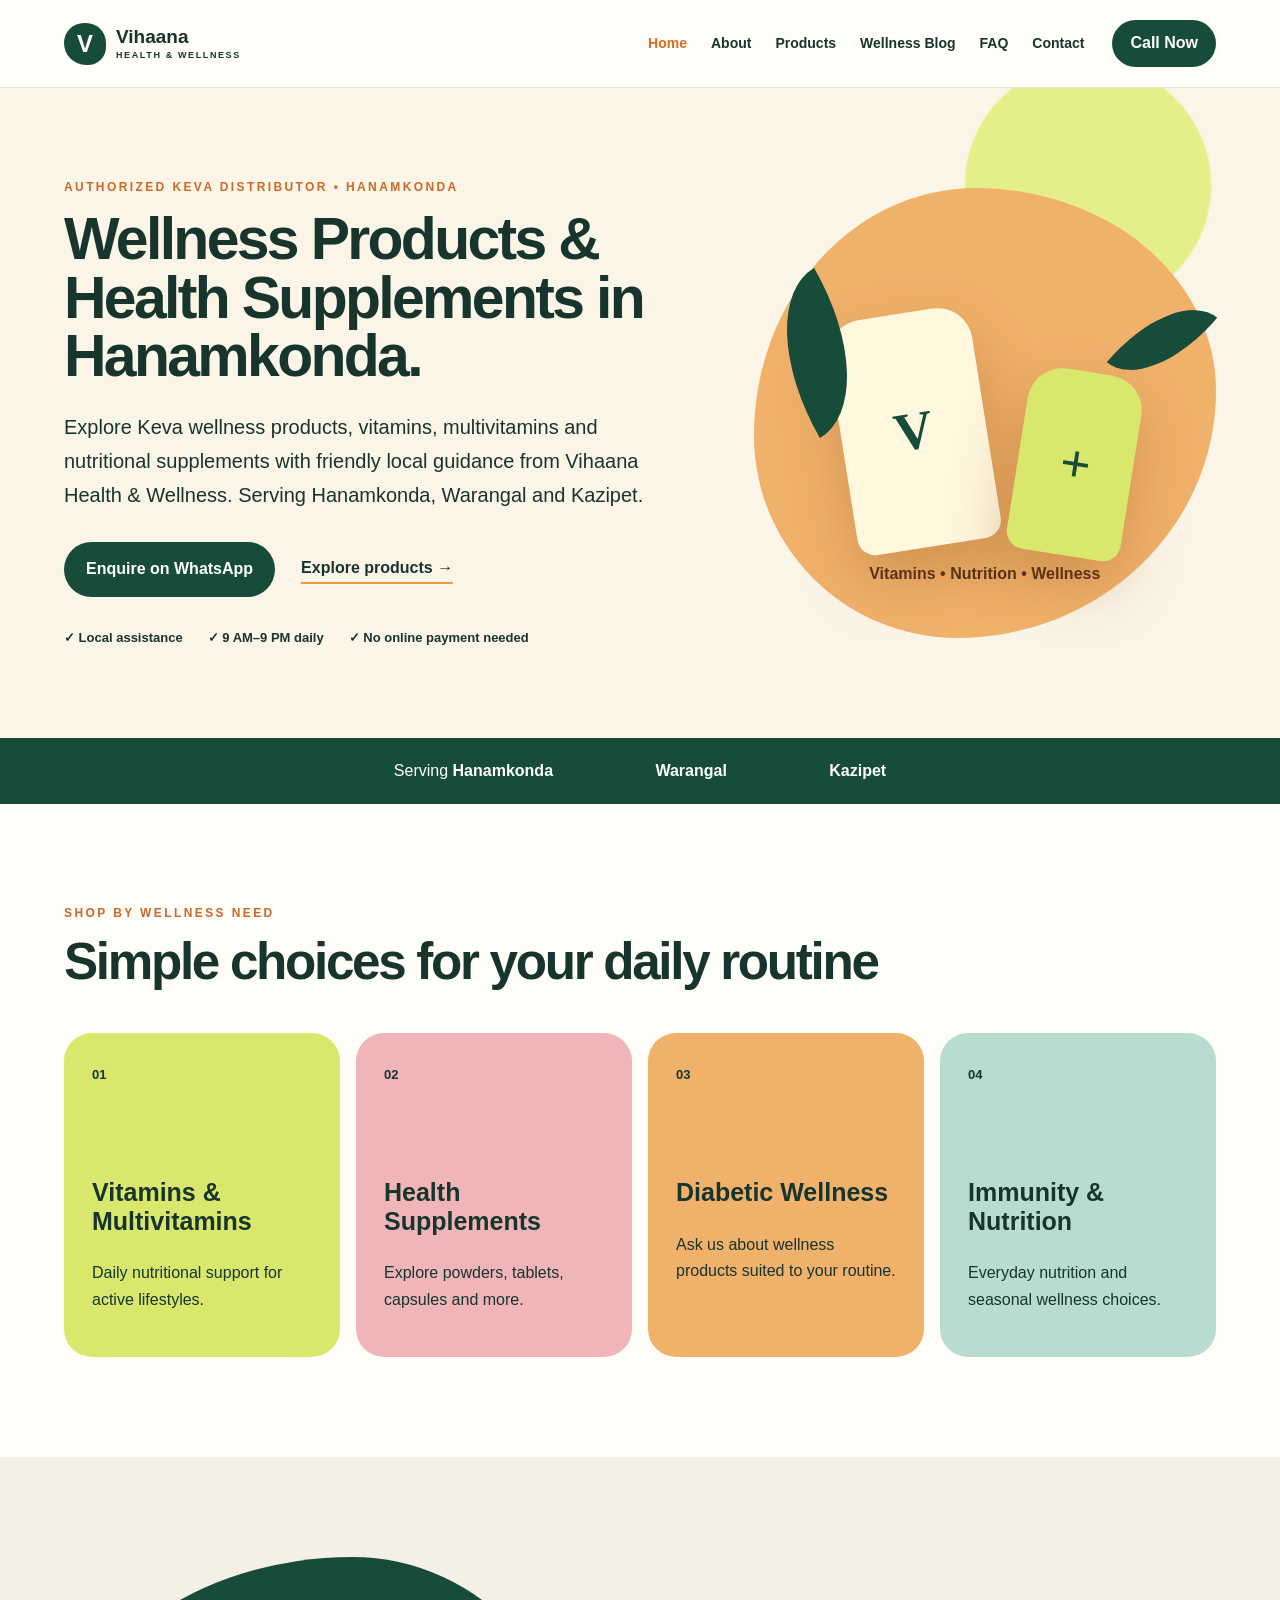
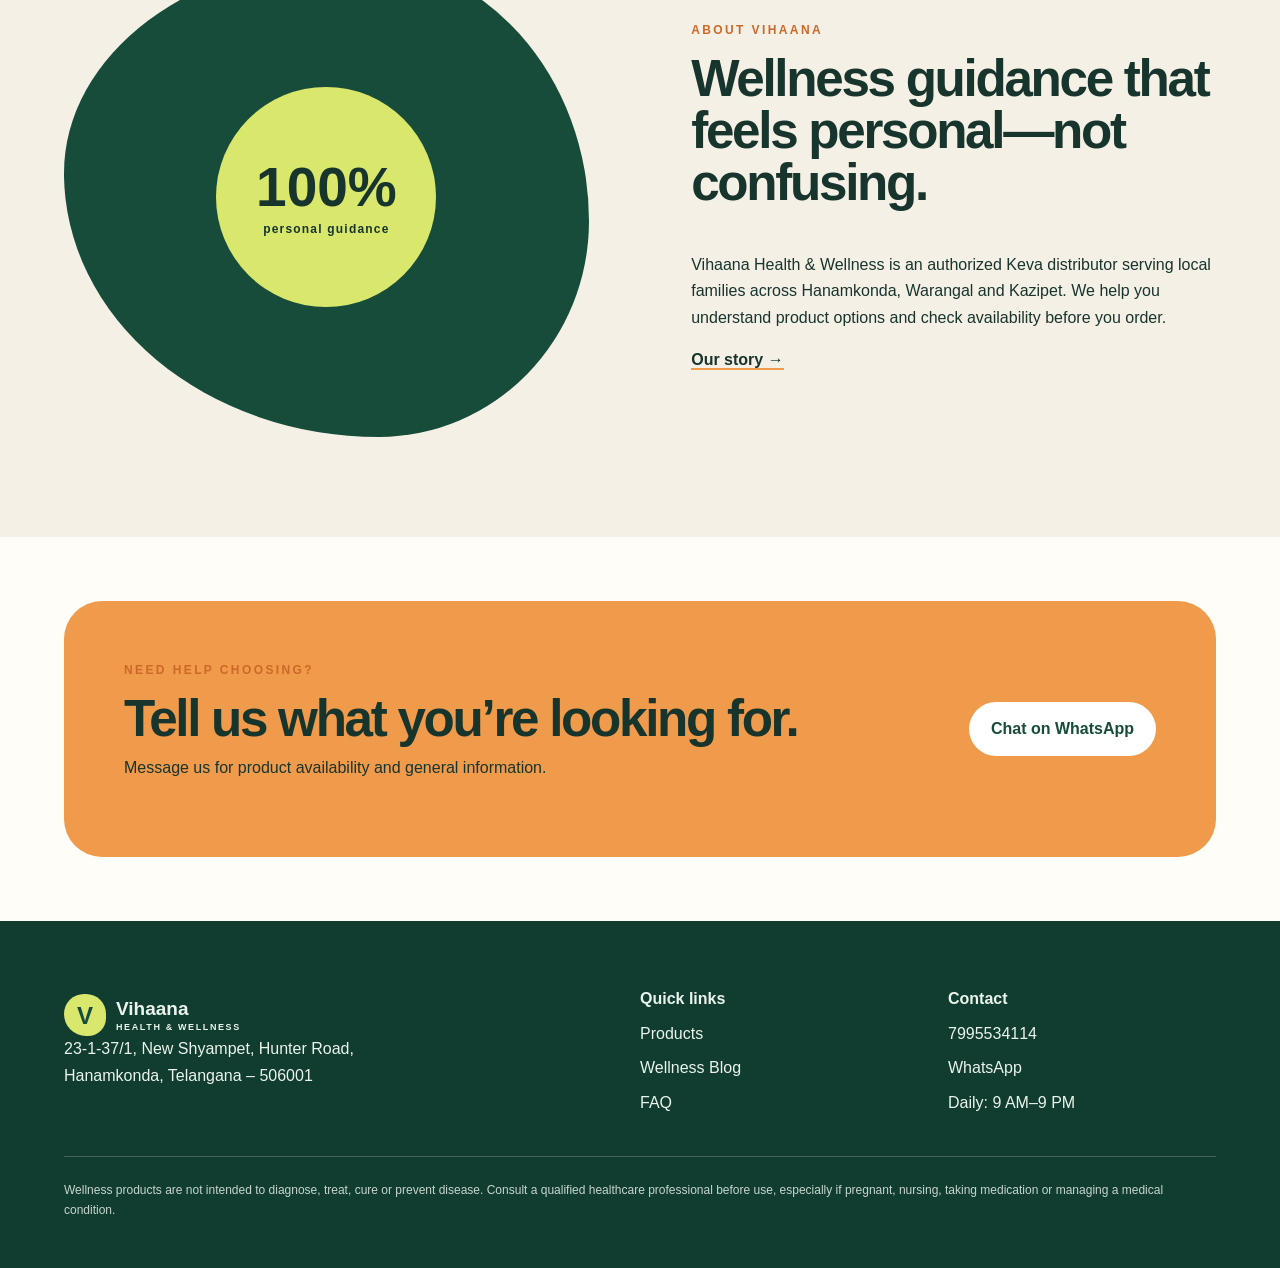
<file: index.html>
<!doctype html><html lang="en"><head><meta charset="utf-8"><meta name="viewport" content="width=device-width,initial-scale=1"><title>Health Supplements & Wellness Products in Hanamkonda | Vihaana Health & Wellness</title><meta name="description" content="Shop Keva wellness products, vitamins, multivitamins and health supplements at Vihaana Health & Wellness, serving Hanamkonda, Warangal and Kazipet. Call or WhatsApp for availability."><link rel="stylesheet" href="styles.css"><script type="application/ld+json">{"@context":"https://schema.org","@type":"HealthAndBeautyBusiness","name":"Vihaana Health & Wellness","description":"Authorized Keva distributor offering vitamins and wellness products.","telephone":"+917995534114","address":{"@type":"PostalAddress","streetAddress":"23-1-37/1, New Shyampet, Hunter Road","addressLocality":"Hanamkonda","addressRegion":"Telangana","postalCode":"506001","addressCountry":"IN"},"openingHours":"Mo-Su 09:00-21:00","areaServed":["Hanamkonda","Warangal","Kazipet"]}</script></head><body>
<header><a class="brand" href="index.html"><span>V</span><strong>Vihaana<small>Health & Wellness</small></strong></a><nav><a class="active" href="index.html">Home</a><a href="about.html">About</a><a href="products.html">Products</a><a href="blog.html">Wellness Blog</a><a href="faq.html">FAQ</a><a href="contact.html">Contact</a></nav><a class="btn small" href="tel:+917995534114">Call Now</a></header>
<main><section class="hero"><div><p class="eyebrow">AUTHORIZED KEVA DISTRIBUTOR • HANAMKONDA</p><h1>Wellness Products & Health Supplements in Hanamkonda.</h1><p class="lead">Explore Keva wellness products, vitamins, multivitamins and nutritional supplements with friendly local guidance from Vihaana Health & Wellness. Serving Hanamkonda, Warangal and Kazipet.</p><div class="actions"><a class="btn" href="https://wa.me/917995534114?text=Hello%20Vihaana%2C%20I%20want%20to%20know%20about%20your%20wellness%20products.">Enquire on WhatsApp</a><a class="text-link" href="products.html">Explore products →</a></div><div class="trust"><span>✓ Local assistance</span><span>✓ 9 AM–9 PM daily</span><span>✓ No online payment needed</span></div></div><div class="hero-art"><div class="sun"></div><div class="bottle b1">V</div><div class="bottle b2">+</div><div class="leaf l1"></div><div class="leaf l2"></div><p>Vitamins • Nutrition • Wellness</p></div></section>
<section class="strip"><p>Serving <strong>Hanamkonda</strong></p><p><strong>Warangal</strong></p><p><strong>Kazipet</strong></p></section>
<section class="section"><p class="eyebrow">SHOP BY WELLNESS NEED</p><h2>Simple choices for your daily routine</h2><div class="cards"><a class="card c1" href="products.html"><b>01</b><h3>Vitamins & Multivitamins</h3><p>Daily nutritional support for active lifestyles.</p></a><a class="card c2" href="products.html"><b>02</b><h3>Health Supplements</h3><p>Explore powders, tablets, capsules and more.</p></a><a class="card c3" href="products.html"><b>03</b><h3>Diabetic Wellness</h3><p>Ask us about wellness products suited to your routine.</p></a><a class="card c4" href="products.html"><b>04</b><h3>Immunity & Nutrition</h3><p>Everyday nutrition and seasonal wellness choices.</p></a></div></section>
<section class="section split"><div class="organic"><div class="ring">100%<small>personal guidance</small></div></div><div><p class="eyebrow">ABOUT VIHAANA</p><h2>Wellness guidance that feels personal—not confusing.</h2><p>Vihaana Health & Wellness is an authorized Keva distributor serving local families across Hanamkonda, Warangal and Kazipet. We help you understand product options and check availability before you order.</p><a class="text-link" href="about.html">Our story →</a></div></section>
<section class="cta"><div><p class="eyebrow">NEED HELP CHOOSING?</p><h2>Tell us what you’re looking for.</h2><p>Message us for product availability and general information.</p></div><a class="btn light" href="https://wa.me/917995534114?text=Hello%20Vihaana%2C%20please%20help%20me%20choose%20a%20wellness%20product.">Chat on WhatsApp</a></section></main>
<footer><div><a class="brand invert" href="index.html"><span>V</span><strong>Vihaana<small>Health & Wellness</small></strong></a><p>23-1-37/1, New Shyampet, Hunter Road,<br>Hanamkonda, Telangana – 506001</p></div><div><b>Quick links</b><a href="products.html">Products</a><a href="blog.html">Wellness Blog</a><a href="faq.html">FAQ</a></div><div><b>Contact</b><a href="tel:+917995534114">7995534114</a><a href="https://wa.me/917995534114">WhatsApp</a><span>Daily: 9 AM–9 PM</span></div><p class="disclaimer">Wellness products are not intended to diagnose, treat, cure or prevent disease. Consult a qualified healthcare professional before use, especially if pregnant, nursing, taking medication or managing a medical condition.</p></footer>
</body></html>
</file>
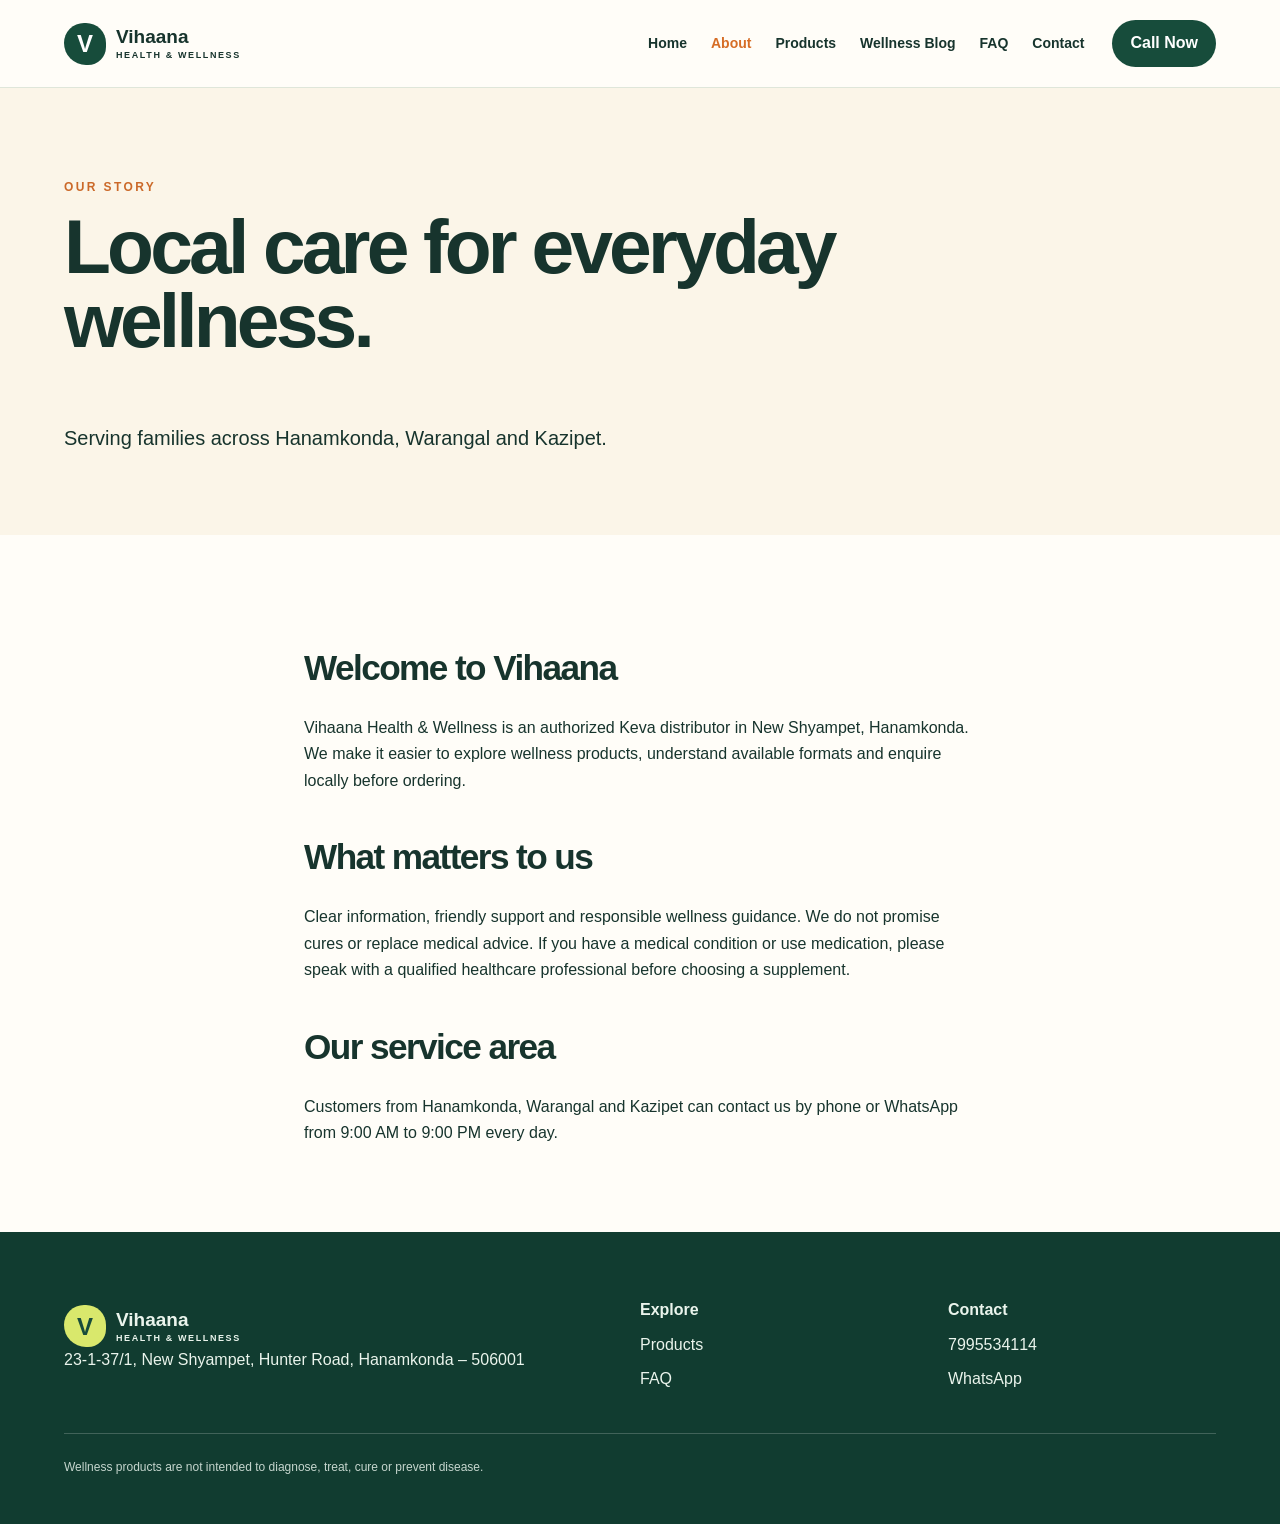
<file: about.html>
<!doctype html><html lang="en"><head><meta charset="utf-8"><meta name="viewport" content="width=device-width,initial-scale=1"><title>About Vihaana Health & Wellness | Hanamkonda</title><meta name="description" content="Learn about Vihaana Health & Wellness, an authorized Keva distributor serving Hanamkonda, Warangal and Kazipet."><link rel="stylesheet" href="styles.css"></head><body><header><a class="brand" href="index.html"><span>V</span><strong>Vihaana<small>Health & Wellness</small></strong></a><nav><a href="index.html">Home</a><a class="active" href="about.html">About</a><a href="products.html">Products</a><a href="blog.html">Wellness Blog</a><a href="faq.html">FAQ</a><a href="contact.html">Contact</a></nav><a class="btn small" href="tel:+917995534114">Call Now</a></header><section class="page-hero"><p class="eyebrow">OUR STORY</p><h1>Local care for everyday wellness.</h1><p class="lead">Serving families across Hanamkonda, Warangal and Kazipet.</p></section><main class="content prose"><h2>Welcome to Vihaana</h2><p>Vihaana Health & Wellness is an authorized Keva distributor in New Shyampet, Hanamkonda. We make it easier to explore wellness products, understand available formats and enquire locally before ordering.</p><h2>What matters to us</h2><p>Clear information, friendly support and responsible wellness guidance. We do not promise cures or replace medical advice. If you have a medical condition or use medication, please speak with a qualified healthcare professional before choosing a supplement.</p><h2>Our service area</h2><p>Customers from Hanamkonda, Warangal and Kazipet can contact us by phone or WhatsApp from 9:00 AM to 9:00 PM every day.</p></main><footer><div><a class="brand invert" href="index.html"><span>V</span><strong>Vihaana<small>Health & Wellness</small></strong></a><p>23-1-37/1, New Shyampet, Hunter Road, Hanamkonda – 506001</p></div><div><b>Explore</b><a href="products.html">Products</a><a href="faq.html">FAQ</a></div><div><b>Contact</b><a href="tel:+917995534114">7995534114</a><a href="https://wa.me/917995534114">WhatsApp</a></div><p class="disclaimer">Wellness products are not intended to diagnose, treat, cure or prevent disease.</p></footer></body></html>
</file>
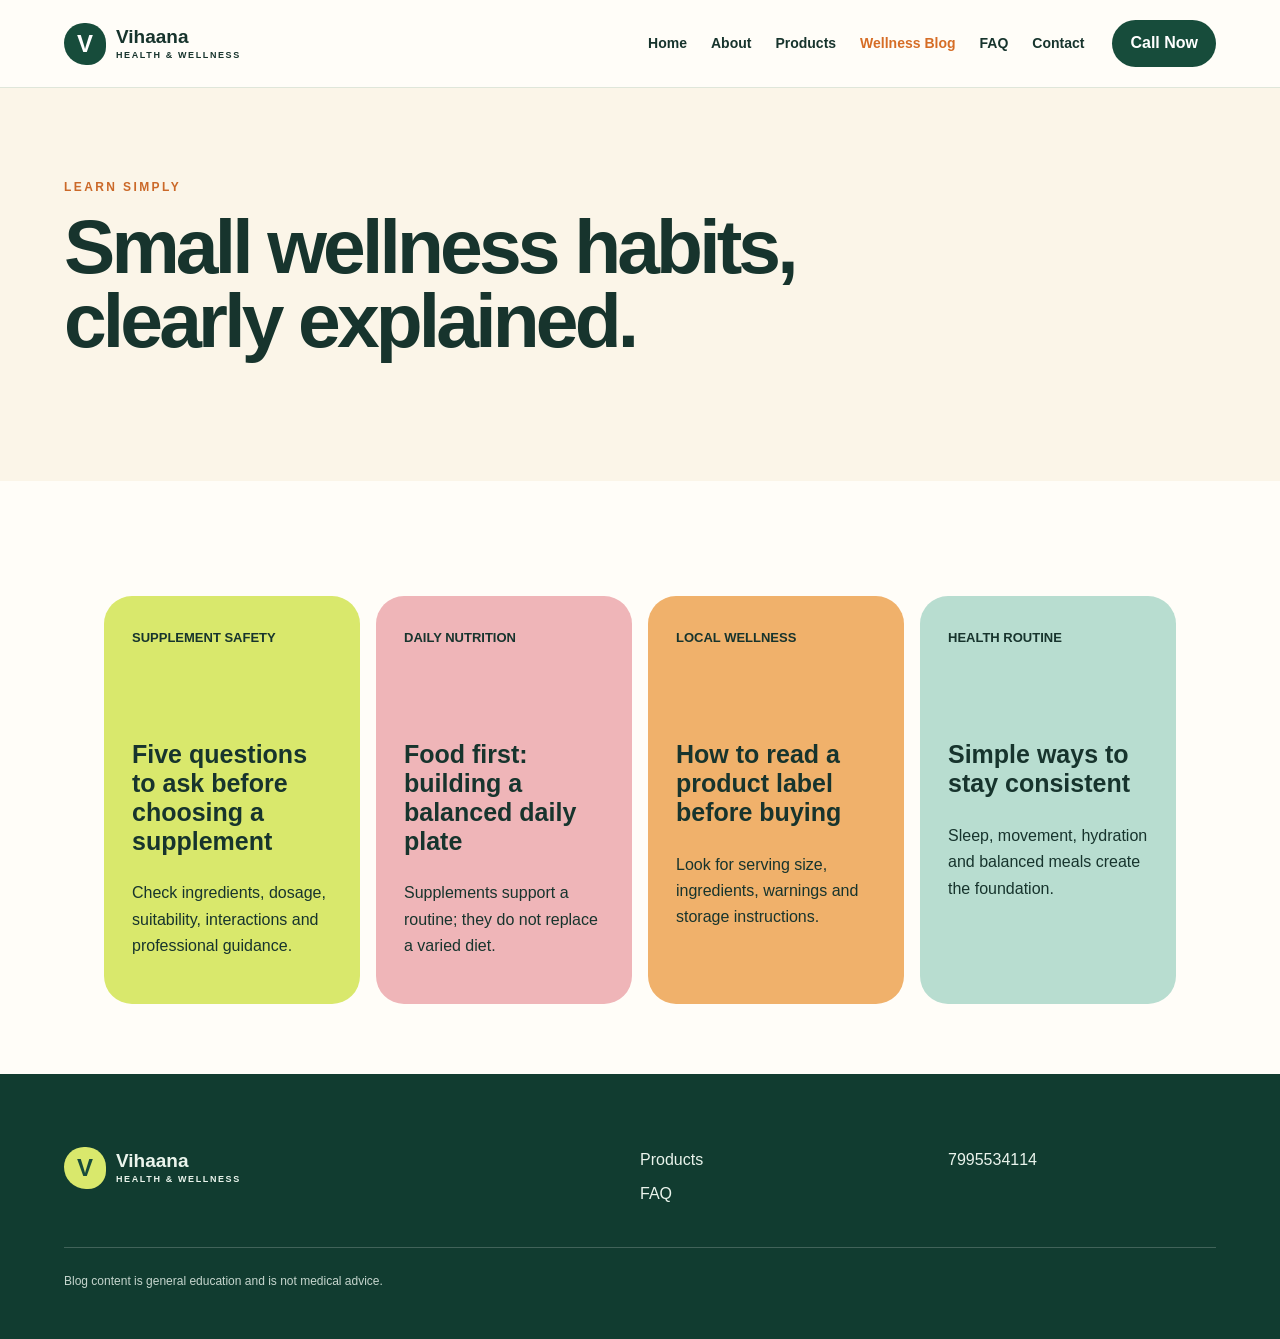
<file: blog.html>
<!doctype html><html lang="en"><head><meta charset="utf-8"><meta name="viewport" content="width=device-width,initial-scale=1"><title>Wellness Blog | Vihaana Health & Wellness</title><meta name="description" content="Simple wellness, supplement safety and healthy routine guidance from Vihaana Health & Wellness in Hanamkonda."><link rel="stylesheet" href="styles.css"></head><body><header><a class="brand" href="index.html"><span>V</span><strong>Vihaana<small>Health & Wellness</small></strong></a><nav><a href="index.html">Home</a><a href="about.html">About</a><a href="products.html">Products</a><a class="active" href="blog.html">Wellness Blog</a><a href="faq.html">FAQ</a><a href="contact.html">Contact</a></nav><a class="btn small" href="tel:+917995534114">Call Now</a></header><section class="page-hero"><p class="eyebrow">LEARN SIMPLY</p><h1>Small wellness habits, clearly explained.</h1></section><main class="content"><div class="cards"><article class="card c1"><b>SUPPLEMENT SAFETY</b><h3>Five questions to ask before choosing a supplement</h3><p>Check ingredients, dosage, suitability, interactions and professional guidance.</p></article><article class="card c2"><b>DAILY NUTRITION</b><h3>Food first: building a balanced daily plate</h3><p>Supplements support a routine; they do not replace a varied diet.</p></article><article class="card c3"><b>LOCAL WELLNESS</b><h3>How to read a product label before buying</h3><p>Look for serving size, ingredients, warnings and storage instructions.</p></article><article class="card c4"><b>HEALTH ROUTINE</b><h3>Simple ways to stay consistent</h3><p>Sleep, movement, hydration and balanced meals create the foundation.</p></article></div></main><footer><div><a class="brand invert" href="index.html"><span>V</span><strong>Vihaana<small>Health & Wellness</small></strong></a></div><div><a href="products.html">Products</a><a href="faq.html">FAQ</a></div><div><a href="tel:+917995534114">7995534114</a></div><p class="disclaimer">Blog content is general education and is not medical advice.</p></footer></body></html>
</file>
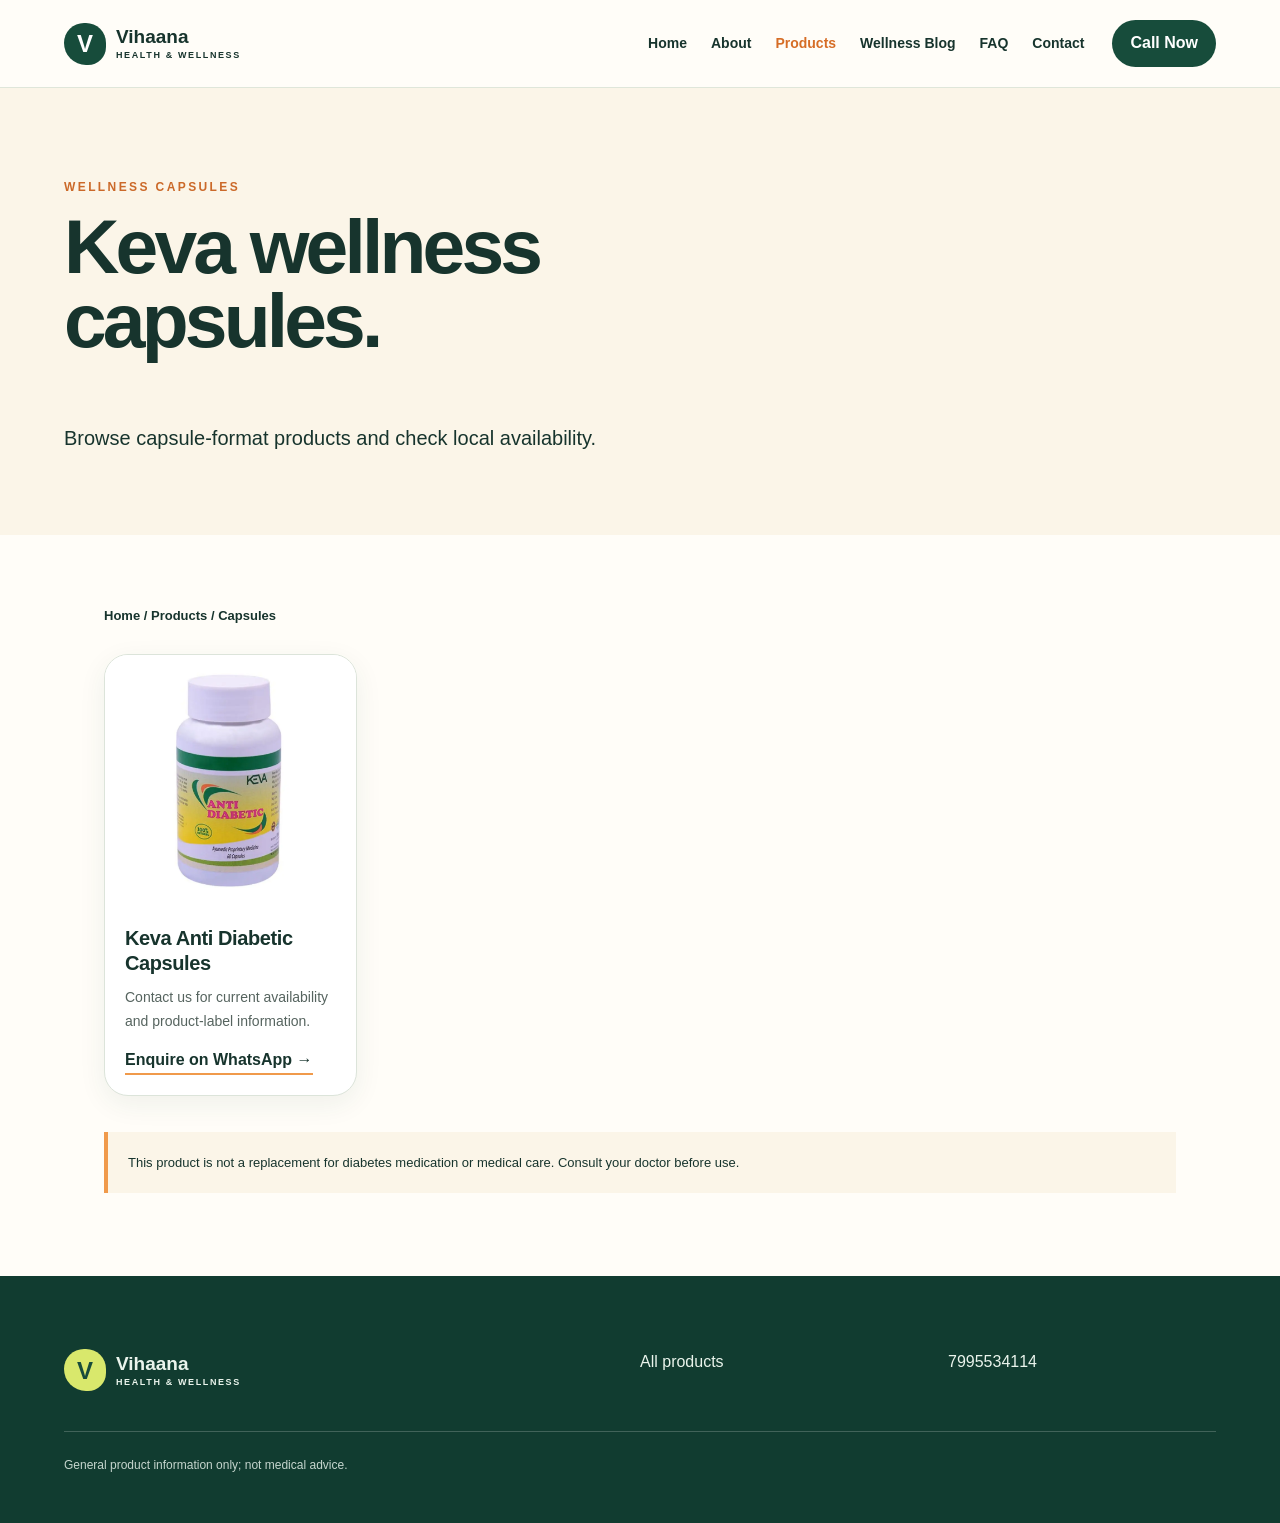
<file: capsules.html>
<!doctype html><html lang="en"><head><meta charset="utf-8"><meta name="viewport" content="width=device-width,initial-scale=1"><title>Keva Wellness Capsules in Hanamkonda | Vihaana</title><meta name="description" content="Browse Keva wellness capsules through Vihaana Health & Wellness in Hanamkonda, serving Warangal and Kazipet."><link rel="stylesheet" href="styles.css"><link rel="stylesheet" href="product-images.css"></head><body><header><a class="brand" href="index.html"><span>V</span><strong>Vihaana<small>Health & Wellness</small></strong></a><nav><a href="index.html">Home</a><a href="about.html">About</a><a class="active" href="products.html">Products</a><a href="blog.html">Wellness Blog</a><a href="faq.html">FAQ</a><a href="contact.html">Contact</a></nav><a class="btn small" href="tel:+917995534114">Call Now</a></header><section class="page-hero"><p class="eyebrow">WELLNESS CAPSULES</p><h1>Keva wellness capsules.</h1><p class="lead">Browse capsule-format products and check local availability.</p></section><main class="content"><p class="breadcrumbs"><a href="index.html">Home</a> / <a href="products.html">Products</a> / Capsules</p><section class="category-products"><article class="category-product"><img class="product-photo" src="images/keva-anti-diabetic-capsules.webp" alt="Keva Anti Diabetic 60 Capsules at Vihaana Health and Wellness in Hanamkonda" width="800" height="800" loading="eager"><div class="category-product-content"><h2>Keva Anti Diabetic Capsules</h2><p>Contact us for current availability and product-label information.</p><a class="text-link" href="https://wa.me/917995534114?text=Enquiry%3A%20Keva%20Anti%20Diabetic%20Capsules">Enquire on WhatsApp →</a></div></article></section><p class="category-disclaimer">This product is not a replacement for diabetes medication or medical care. Consult your doctor before use.</p></main><footer><div><a class="brand invert" href="index.html"><span>V</span><strong>Vihaana<small>Health & Wellness</small></strong></a></div><div><a href="products.html">All products</a></div><div><a href="tel:+917995534114">7995534114</a></div><p class="disclaimer">General product information only; not medical advice.</p></footer></body></html>
</file>
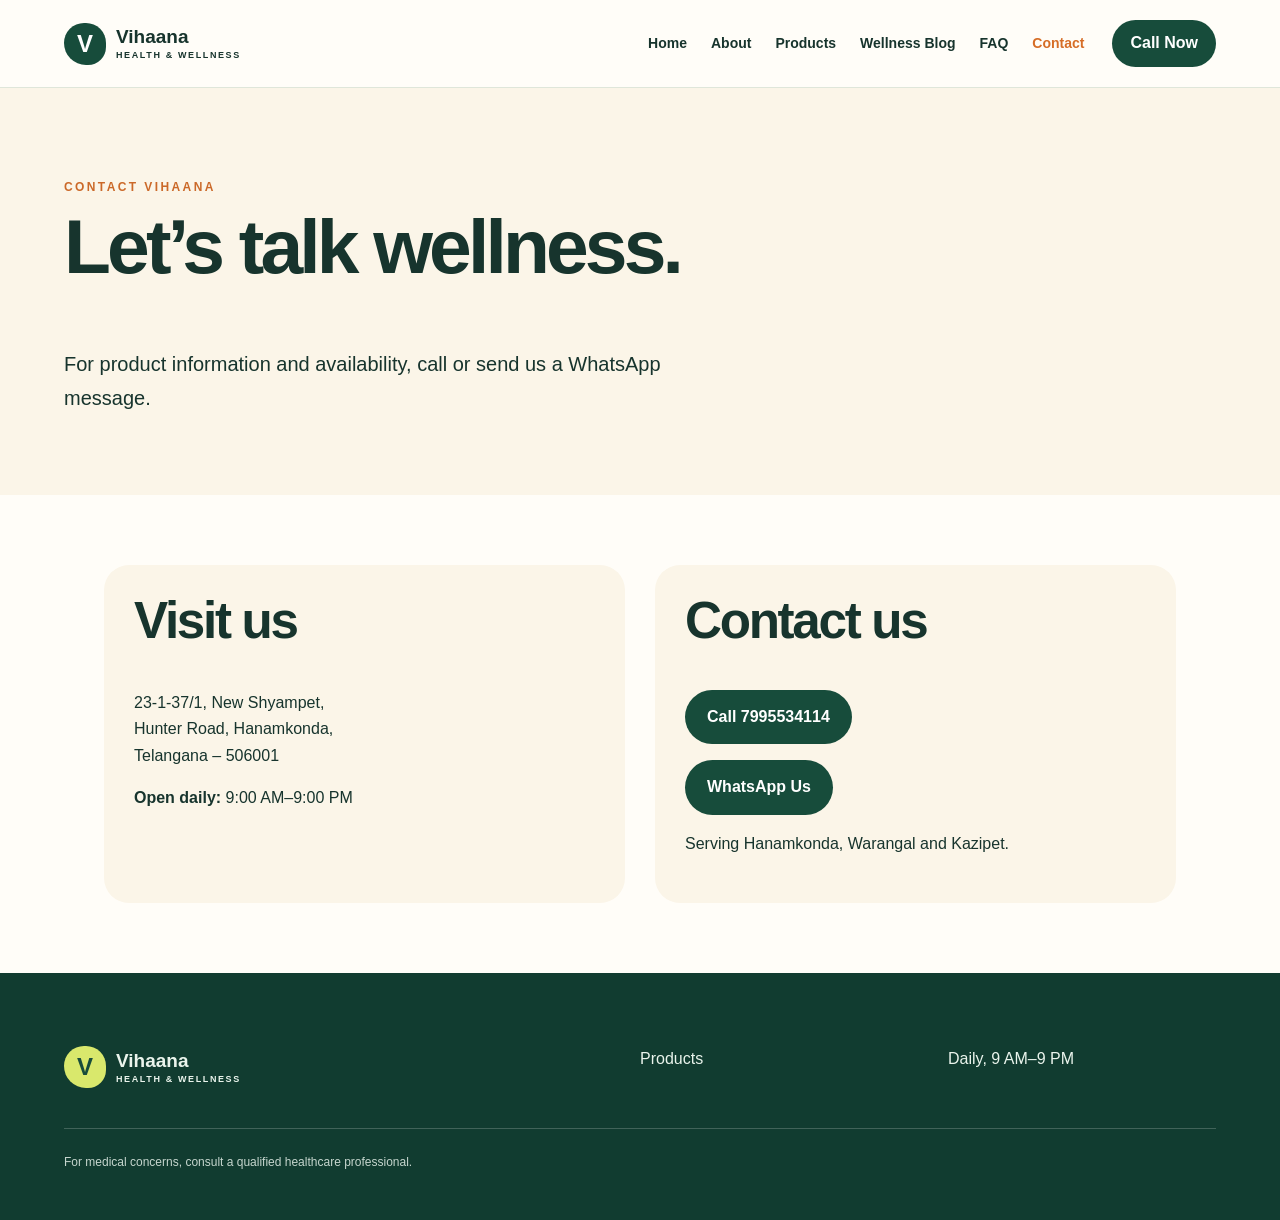
<file: contact.html>
<!doctype html><html lang="en"><head><meta charset="utf-8"><meta name="viewport" content="width=device-width,initial-scale=1"><title>Contact Wellness Store in Hanamkonda | Vihaana</title><meta name="description" content="Contact Vihaana Health & Wellness in New Shyampet, Hanamkonda. Call or WhatsApp 7995534114, daily from 9 AM to 9 PM."><link rel="stylesheet" href="styles.css"></head><body><header><a class="brand" href="index.html"><span>V</span><strong>Vihaana<small>Health & Wellness</small></strong></a><nav><a href="index.html">Home</a><a href="about.html">About</a><a href="products.html">Products</a><a href="blog.html">Wellness Blog</a><a href="faq.html">FAQ</a><a class="active" href="contact.html">Contact</a></nav><a class="btn small" href="tel:+917995534114">Call Now</a></header><section class="page-hero"><p class="eyebrow">CONTACT VIHAANA</p><h1>Let’s talk wellness.</h1><p class="lead">For product information and availability, call or send us a WhatsApp message.</p></section><main class="content contact-grid"><div class="contact-card"><h2>Visit us</h2><p>23-1-37/1, New Shyampet,<br>Hunter Road, Hanamkonda,<br>Telangana – 506001</p><p><strong>Open daily:</strong> 9:00 AM–9:00 PM</p></div><div class="contact-card"><h2>Contact us</h2><p><a class="btn" href="tel:+917995534114">Call 7995534114</a></p><p><a class="btn" href="https://wa.me/917995534114?text=Hello%20Vihaana%2C%20I%20have%20a%20product%20enquiry.">WhatsApp Us</a></p><p>Serving Hanamkonda, Warangal and Kazipet.</p></div></main><footer><div><a class="brand invert" href="index.html"><span>V</span><strong>Vihaana<small>Health & Wellness</small></strong></a></div><div><a href="products.html">Products</a></div><div><span>Daily, 9 AM–9 PM</span></div><p class="disclaimer">For medical concerns, consult a qualified healthcare professional.</p></footer></body></html>
</file>
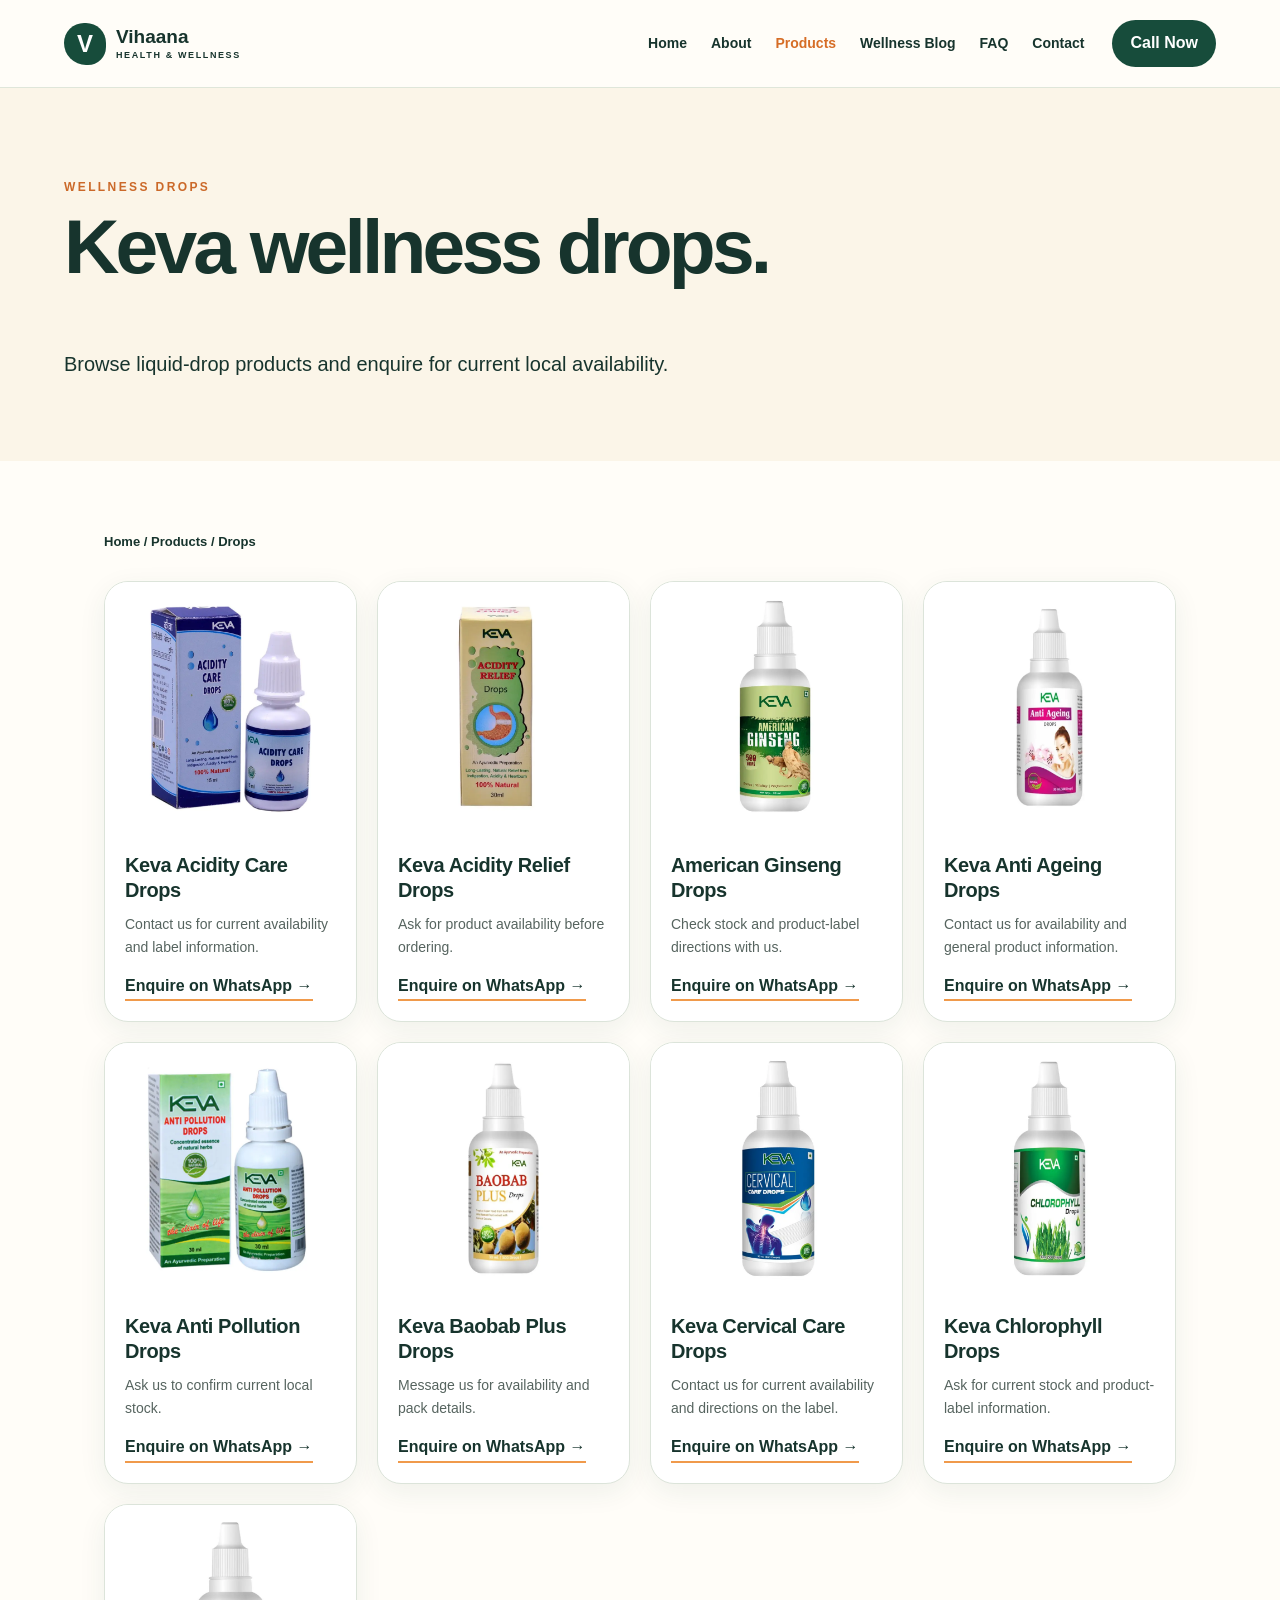
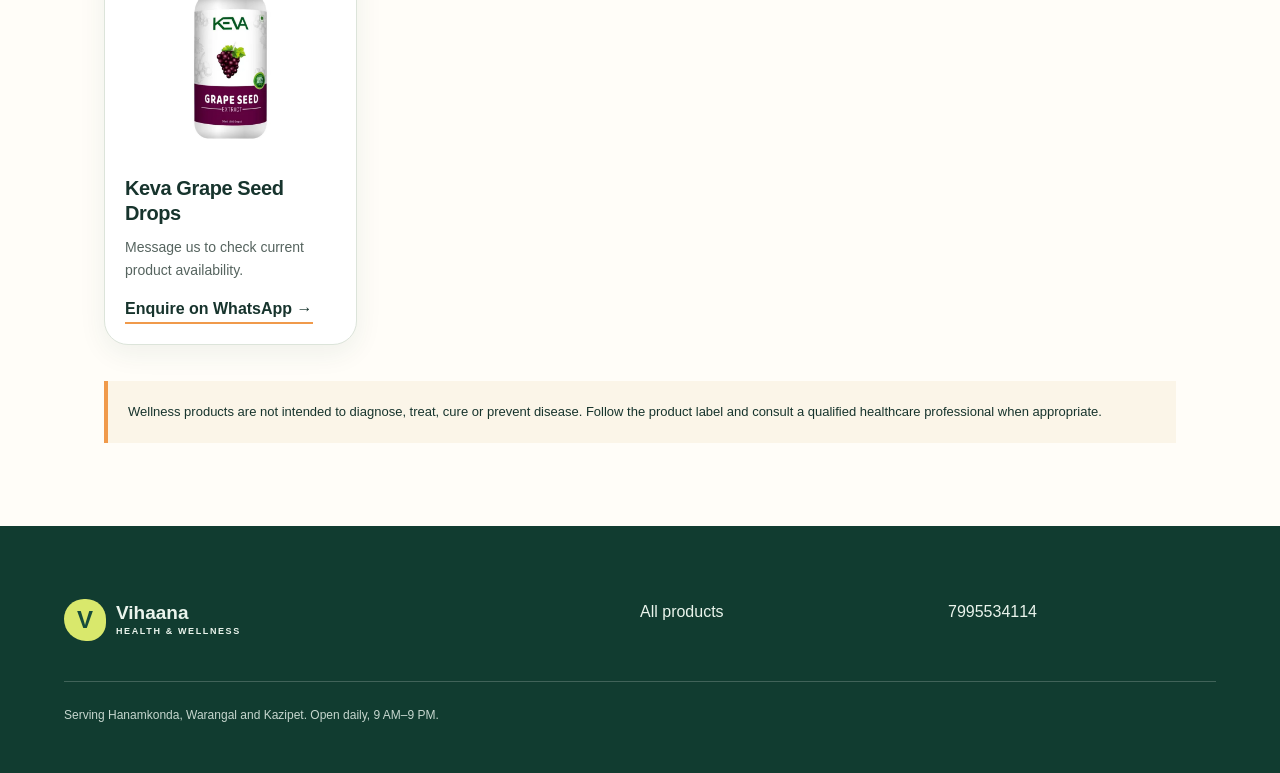
<file: drops.html>
<!doctype html><html lang="en"><head><meta charset="utf-8"><meta name="viewport" content="width=device-width,initial-scale=1"><title>Keva Wellness Drops in Hanamkonda | Vihaana</title><meta name="description" content="Explore Keva wellness drops at Vihaana Health & Wellness in Hanamkonda. WhatsApp for availability across Hanamkonda, Warangal and Kazipet."><link rel="stylesheet" href="styles.css"><link rel="stylesheet" href="product-images.css"></head><body><header><a class="brand" href="index.html"><span>V</span><strong>Vihaana<small>Health & Wellness</small></strong></a><nav><a href="index.html">Home</a><a href="about.html">About</a><a class="active" href="products.html">Products</a><a href="blog.html">Wellness Blog</a><a href="faq.html">FAQ</a><a href="contact.html">Contact</a></nav><a class="btn small" href="tel:+917995534114">Call Now</a></header><section class="page-hero"><p class="eyebrow">WELLNESS DROPS</p><h1>Keva wellness drops.</h1><p class="lead">Browse liquid-drop products and enquire for current local availability.</p></section><main class="content"><p class="breadcrumbs"><a href="index.html">Home</a> / <a href="products.html">Products</a> / Drops</p><section class="category-products">
<article class="category-product"><img class="product-photo" src="images/keva-acidity-care-drops.webp" alt="Keva Acidity Care Drops available at Vihaana Health and Wellness in Hanamkonda" width="800" height="800" loading="eager"><div class="category-product-content"><h2>Keva Acidity Care Drops</h2><p>Contact us for current availability and label information.</p><a class="text-link" href="https://wa.me/917995534114?text=Enquiry%3A%20Keva%20Acidity%20Care%20Drops">Enquire on WhatsApp →</a></div></article>
<article class="category-product"><img class="product-photo" src="images/keva-acidity-relief-drops.webp" alt="Keva Acidity Relief Drops at Vihaana Health and Wellness Hanamkonda" width="800" height="800" loading="lazy"><div class="category-product-content"><h2>Keva Acidity Relief Drops</h2><p>Ask for product availability before ordering.</p><a class="text-link" href="https://wa.me/917995534114?text=Enquiry%3A%20Keva%20Acidity%20Relief%20Drops">Enquire on WhatsApp →</a></div></article>
<article class="category-product"><img class="product-photo" src="images/keva-american-ginseng-drops.webp" alt="Keva American Ginseng Drops available in Hanamkonda" width="800" height="800" loading="lazy"><div class="category-product-content"><h2>American Ginseng Drops</h2><p>Check stock and product-label directions with us.</p><a class="text-link" href="https://wa.me/917995534114?text=Enquiry%3A%20American%20Ginseng%20Drops">Enquire on WhatsApp →</a></div></article>
<article class="category-product"><img class="product-photo" src="images/keva-anti-ageing-drops.webp" alt="Keva Anti Ageing Drops product at Vihaana Health and Wellness" width="800" height="800" loading="lazy"><div class="category-product-content"><h2>Keva Anti Ageing Drops</h2><p>Contact us for availability and general product information.</p><a class="text-link" href="https://wa.me/917995534114?text=Enquiry%3A%20Keva%20Anti%20Ageing%20Drops">Enquire on WhatsApp →</a></div></article>
<article class="category-product"><img class="product-photo" src="images/keva-anti-pollution-drops.webp" alt="Keva Anti Pollution Drops available at Vihaana Health and Wellness" width="800" height="800" loading="lazy"><div class="category-product-content"><h2>Keva Anti Pollution Drops</h2><p>Ask us to confirm current local stock.</p><a class="text-link" href="https://wa.me/917995534114?text=Enquiry%3A%20Keva%20Anti%20Pollution%20Drops">Enquire on WhatsApp →</a></div></article>
<article class="category-product"><img class="product-photo" src="images/keva-baobab-plus-drops.webp" alt="Keva Baobab Plus Drops product in Hanamkonda" width="800" height="800" loading="lazy"><div class="category-product-content"><h2>Keva Baobab Plus Drops</h2><p>Message us for availability and pack details.</p><a class="text-link" href="https://wa.me/917995534114?text=Enquiry%3A%20Keva%20Baobab%20Plus%20Drops">Enquire on WhatsApp →</a></div></article>
<article class="category-product"><img class="product-photo" src="images/keva-cervical-care-drops.webp" alt="Keva Cervical Care Drops at Vihaana Health and Wellness Hanamkonda" width="800" height="800" loading="lazy"><div class="category-product-content"><h2>Keva Cervical Care Drops</h2><p>Contact us for current availability and directions on the label.</p><a class="text-link" href="https://wa.me/917995534114?text=Enquiry%3A%20Keva%20Cervical%20Care%20Drops">Enquire on WhatsApp →</a></div></article>
<article class="category-product"><img class="product-photo" src="images/keva-chlorophyll-drops.webp" alt="Keva Chlorophyll Drops available in Hanamkonda Warangal and Kazipet" width="800" height="800" loading="lazy"><div class="category-product-content"><h2>Keva Chlorophyll Drops</h2><p>Ask for current stock and product-label information.</p><a class="text-link" href="https://wa.me/917995534114?text=Enquiry%3A%20Keva%20Chlorophyll%20Drops">Enquire on WhatsApp →</a></div></article>
<article class="category-product"><img class="product-photo" src="images/keva-grape-seed-drops.webp" alt="Keva Grape Seed Extract Drops at Vihaana Health and Wellness" width="800" height="800" loading="lazy"><div class="category-product-content"><h2>Keva Grape Seed Drops</h2><p>Message us to check current product availability.</p><a class="text-link" href="https://wa.me/917995534114?text=Enquiry%3A%20Keva%20Grape%20Seed%20Drops">Enquire on WhatsApp →</a></div></article>
</section><p class="category-disclaimer">Wellness products are not intended to diagnose, treat, cure or prevent disease. Follow the product label and consult a qualified healthcare professional when appropriate.</p></main><footer><div><a class="brand invert" href="index.html"><span>V</span><strong>Vihaana<small>Health & Wellness</small></strong></a></div><div><a href="products.html">All products</a></div><div><a href="tel:+917995534114">7995534114</a></div><p class="disclaimer">Serving Hanamkonda, Warangal and Kazipet. Open daily, 9 AM–9 PM.</p></footer></body></html>
</file>
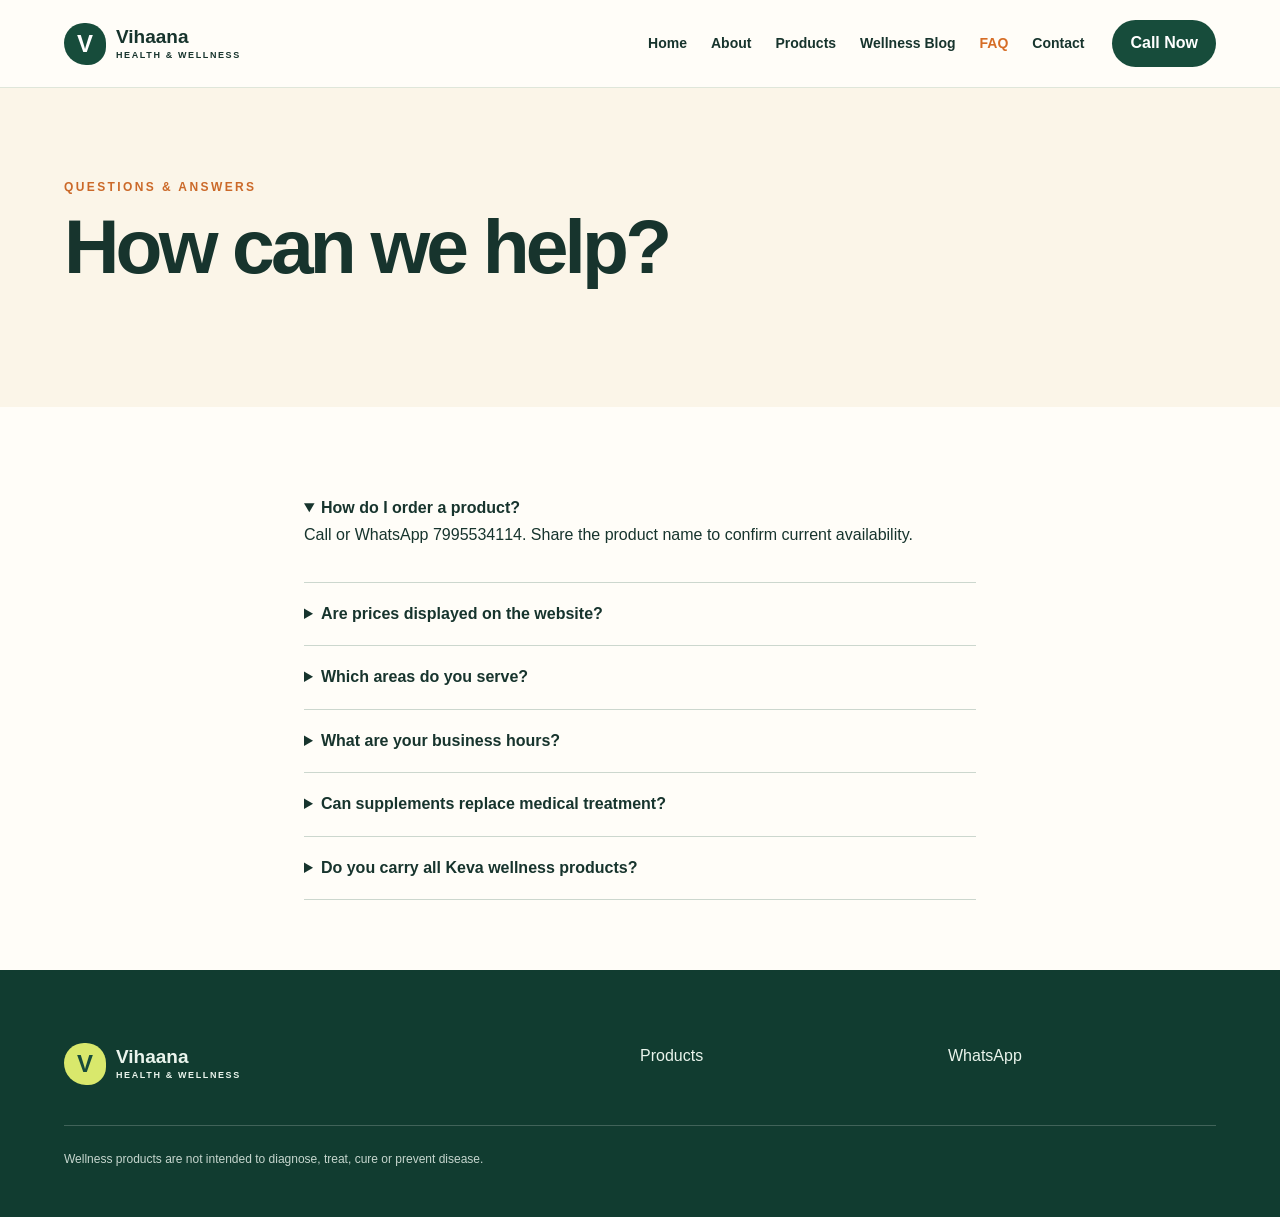
<file: faq.html>
<!doctype html><html lang="en"><head><meta charset="utf-8"><meta name="viewport" content="width=device-width,initial-scale=1"><title>FAQ | Keva Products in Hanamkonda | Vihaana</title><meta name="description" content="Answers about Keva product availability, WhatsApp ordering, business hours and service areas at Vihaana Health & Wellness."><link rel="stylesheet" href="styles.css"></head><body><header><a class="brand" href="index.html"><span>V</span><strong>Vihaana<small>Health & Wellness</small></strong></a><nav><a href="index.html">Home</a><a href="about.html">About</a><a href="products.html">Products</a><a href="blog.html">Wellness Blog</a><a class="active" href="faq.html">FAQ</a><a href="contact.html">Contact</a></nav><a class="btn small" href="tel:+917995534114">Call Now</a></header><section class="page-hero"><p class="eyebrow">QUESTIONS & ANSWERS</p><h1>How can we help?</h1></section><main class="content prose faq"><details open><summary>How do I order a product?</summary><p>Call or WhatsApp 7995534114. Share the product name to confirm current availability.</p></details><details><summary>Are prices displayed on the website?</summary><p>No. Contact us for current product and availability information.</p></details><details><summary>Which areas do you serve?</summary><p>Our main local service areas are Hanamkonda, Warangal and Kazipet.</p></details><details><summary>What are your business hours?</summary><p>We are available every day from 9:00 AM to 9:00 PM.</p></details><details><summary>Can supplements replace medical treatment?</summary><p>No. Products are not a substitute for diagnosis, treatment or advice from a qualified healthcare professional.</p></details><details><summary>Do you carry all Keva wellness products?</summary><p>We accept enquiries for the official Keva wellness range. Stock and availability can change, so please contact us first.</p></details></main><footer><div><a class="brand invert" href="index.html"><span>V</span><strong>Vihaana<small>Health & Wellness</small></strong></a></div><div><a href="products.html">Products</a></div><div><a href="https://wa.me/917995534114">WhatsApp</a></div><p class="disclaimer">Wellness products are not intended to diagnose, treat, cure or prevent disease.</p></footer></body></html>
</file>
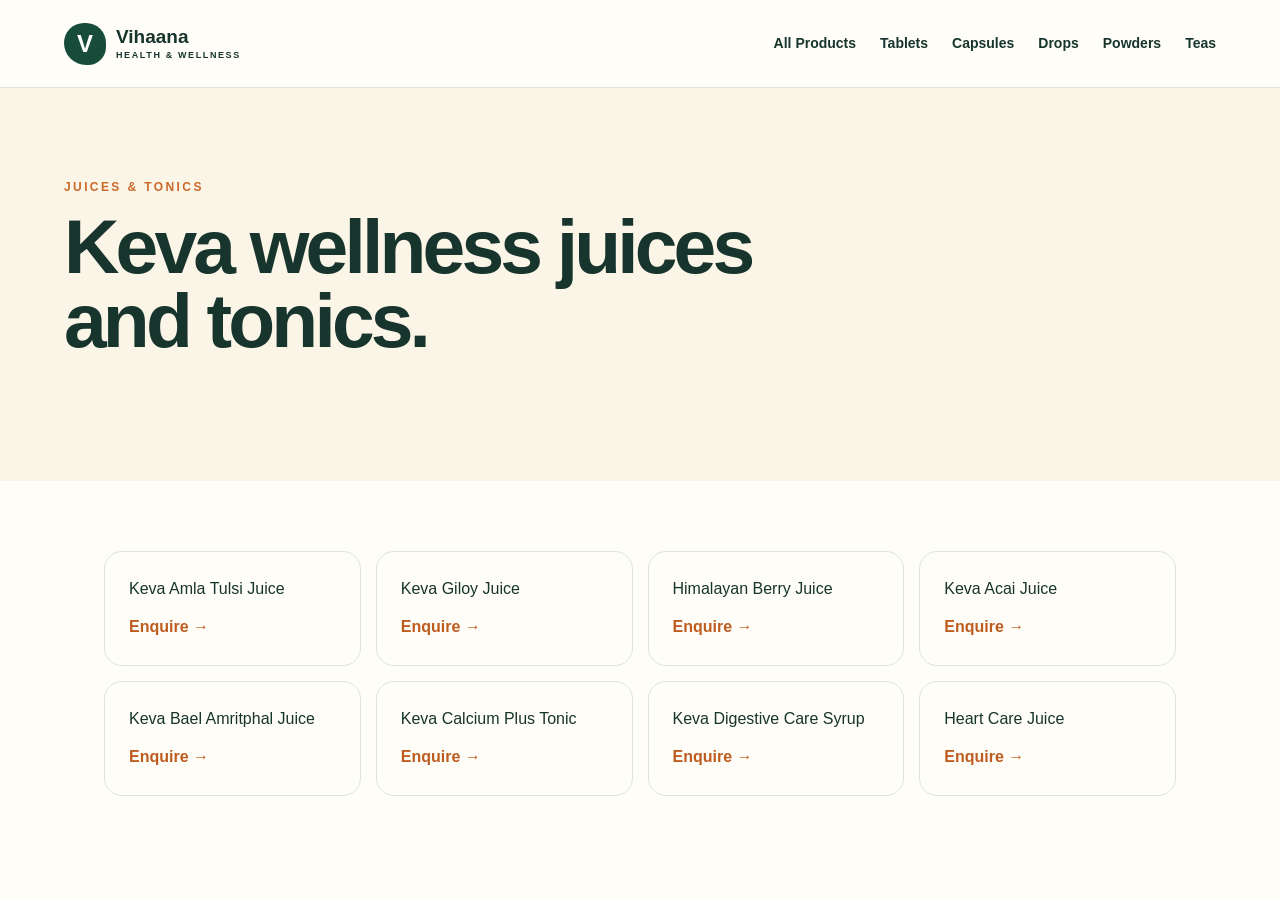
<file: juices-tonics.html>
<!doctype html><html><head><meta charset="utf-8"><meta name="viewport" content="width=device-width,initial-scale=1"><title>Keva Wellness Juices & Tonics in Hanamkonda</title><meta name="description" content="Browse Keva wellness juices and tonics at Vihaana Health & Wellness in Hanamkonda."><link rel="stylesheet" href="styles.css"><style>.list{display:grid;grid-template-columns:repeat(auto-fit,minmax(220px,1fr));gap:15px}.list div{padding:24px;border:1px solid #dce4da;border-radius:18px}.list a{display:block;margin-top:12px;color:#be5c20;font-weight:900}</style></head><body><header><a class="brand" href="index.html"><span>V</span><strong>Vihaana<small>Health & Wellness</small></strong></a><nav><a href="products.html">All Products</a><a href="tablets.html">Tablets</a><a href="capsules.html">Capsules</a><a href="drops.html">Drops</a><a href="powders.html">Powders</a><a href="teas.html">Teas</a></nav></header><section class="page-hero"><p class="eyebrow">JUICES & TONICS</p><h1>Keva wellness juices and tonics.</h1></section><main class="content"><div class="list"><div>Keva Amla Tulsi Juice<a href="https://wa.me/917995534114?text=Enquiry%3A%20Keva%20Amla%20Tulsi%20Juice">Enquire →</a></div><div>Keva Giloy Juice<a href="https://wa.me/917995534114?text=Enquiry%3A%20Keva%20Giloy%20Juice">Enquire →</a></div><div>Himalayan Berry Juice<a href="https://wa.me/917995534114?text=Enquiry%3A%20Himalayan%20Berry%20Juice">Enquire →</a></div><div>Keva Acai Juice<a href="https://wa.me/917995534114?text=Enquiry%3A%20Keva%20Acai%20Juice">Enquire →</a></div><div>Keva Bael Amritphal Juice<a href="https://wa.me/917995534114?text=Enquiry%3A%20Keva%20Bael%20Amritphal%20Juice">Enquire →</a></div><div>Keva Calcium Plus Tonic<a href="https://wa.me/917995534114?text=Enquiry%3A%20Keva%20Calcium%20Plus%20Tonic">Enquire →</a></div><div>Keva Digestive Care Syrup<a href="https://wa.me/917995534114?text=Enquiry%3A%20Keva%20Digestive%20Care%20Syrup">Enquire →</a></div><div>Heart Care Juice<a href="https://wa.me/917995534114?text=Enquiry%3A%20Heart%20Care%20Juice">Enquire →</a></div></div></main></body></html>
</file>
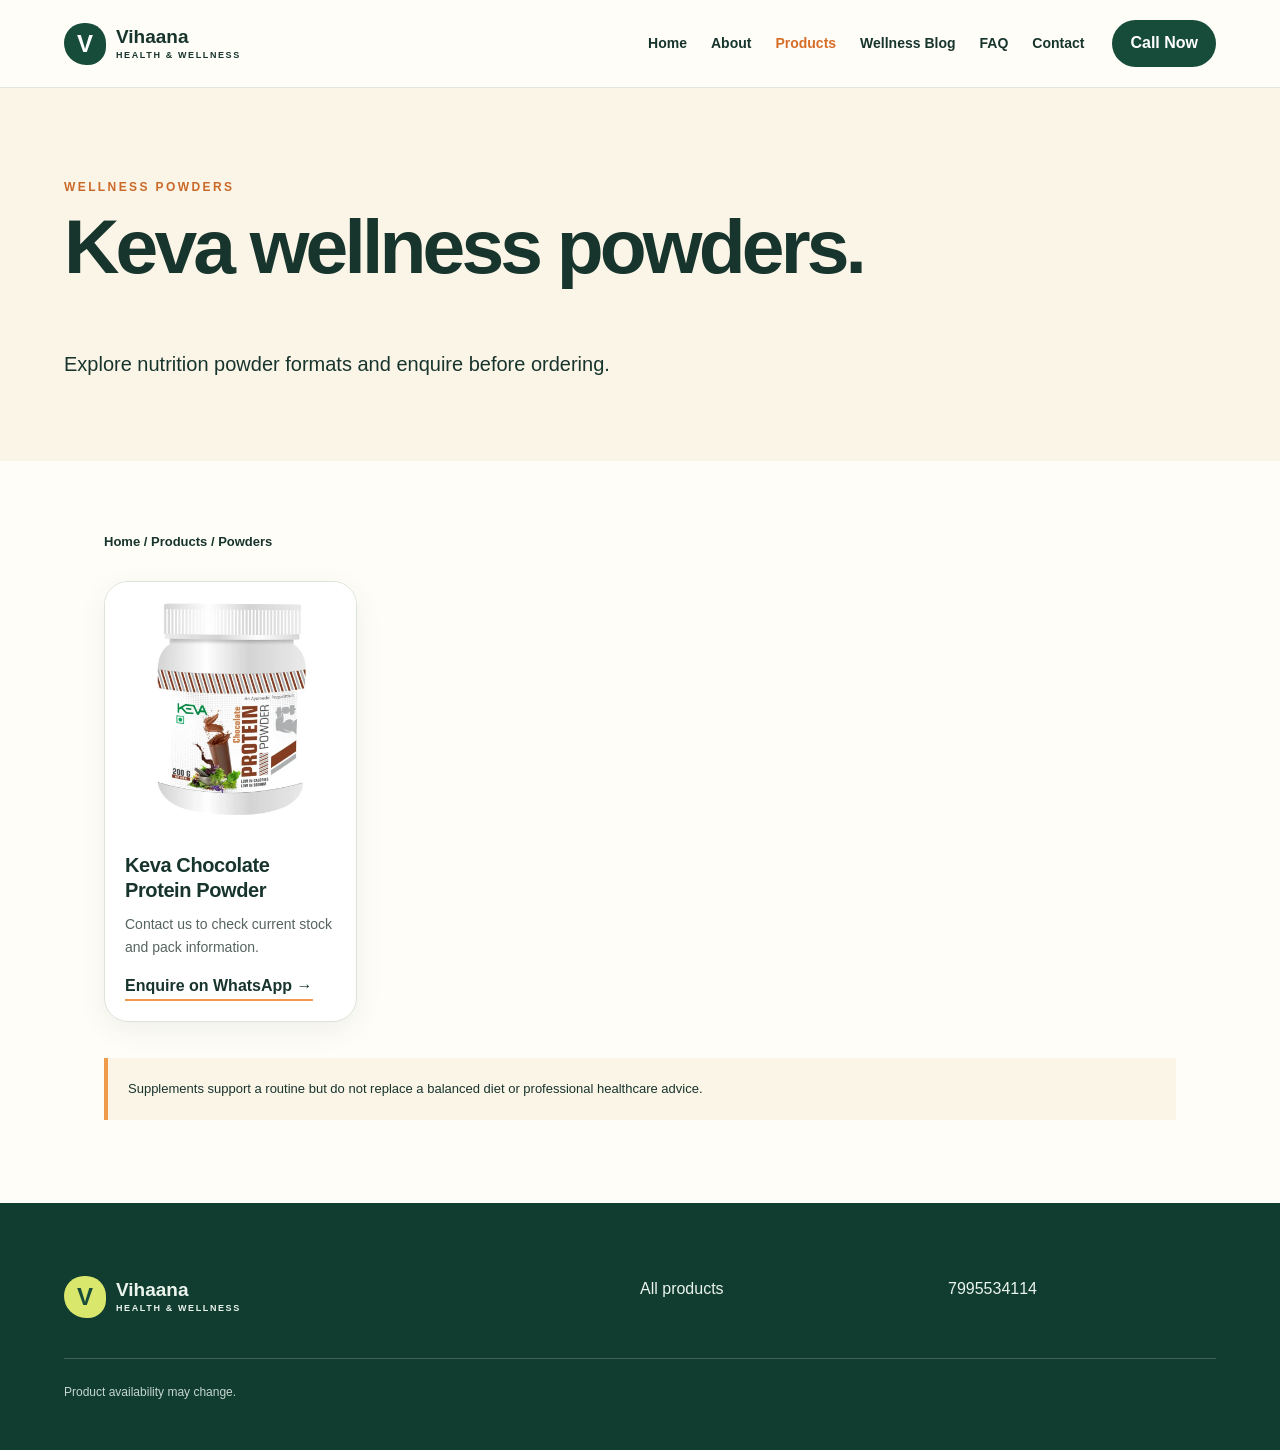
<file: powders.html>
<!doctype html><html lang="en"><head><meta charset="utf-8"><meta name="viewport" content="width=device-width,initial-scale=1"><title>Keva Wellness Powders in Hanamkonda | Vihaana</title><meta name="description" content="Explore Keva nutrition and wellness powders at Vihaana Health & Wellness in Hanamkonda. WhatsApp for availability."><link rel="stylesheet" href="styles.css"><link rel="stylesheet" href="product-images.css"></head><body><header><a class="brand" href="index.html"><span>V</span><strong>Vihaana<small>Health & Wellness</small></strong></a><nav><a href="index.html">Home</a><a href="about.html">About</a><a class="active" href="products.html">Products</a><a href="blog.html">Wellness Blog</a><a href="faq.html">FAQ</a><a href="contact.html">Contact</a></nav><a class="btn small" href="tel:+917995534114">Call Now</a></header><section class="page-hero"><p class="eyebrow">WELLNESS POWDERS</p><h1>Keva wellness powders.</h1><p class="lead">Explore nutrition powder formats and enquire before ordering.</p></section><main class="content"><p class="breadcrumbs"><a href="index.html">Home</a> / <a href="products.html">Products</a> / Powders</p><section class="category-products"><article class="category-product"><img class="product-photo" src="images/keva-chocolate-protein-powder.webp" alt="Keva Chocolate Protein Powder 200 grams at Vihaana Health and Wellness Hanamkonda" width="800" height="800" loading="eager"><div class="category-product-content"><h2>Keva Chocolate Protein Powder</h2><p>Contact us to check current stock and pack information.</p><a class="text-link" href="https://wa.me/917995534114?text=Enquiry%3A%20Keva%20Chocolate%20Protein%20Powder">Enquire on WhatsApp →</a></div></article></section><p class="category-disclaimer">Supplements support a routine but do not replace a balanced diet or professional healthcare advice.</p></main><footer><div><a class="brand invert" href="index.html"><span>V</span><strong>Vihaana<small>Health & Wellness</small></strong></a></div><div><a href="products.html">All products</a></div><div><a href="tel:+917995534114">7995534114</a></div><p class="disclaimer">Product availability may change.</p></footer></body></html>
</file>
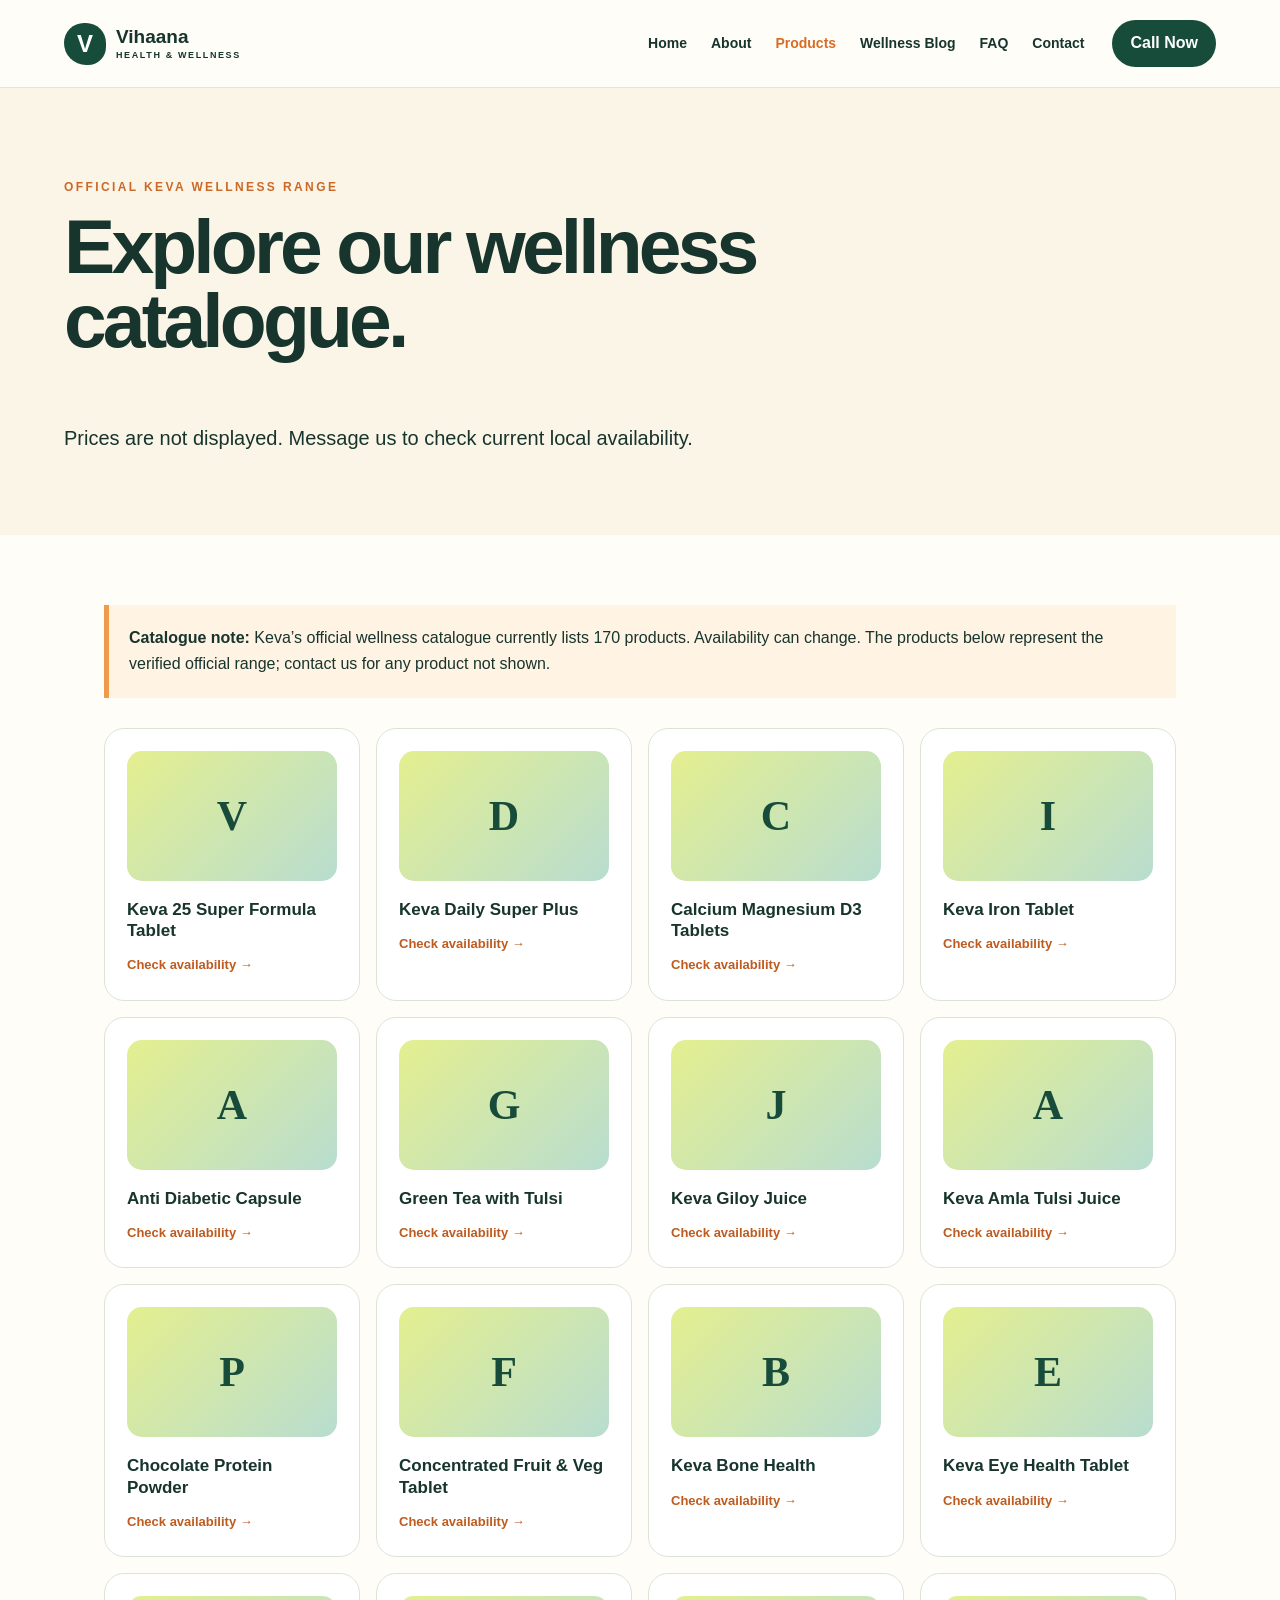
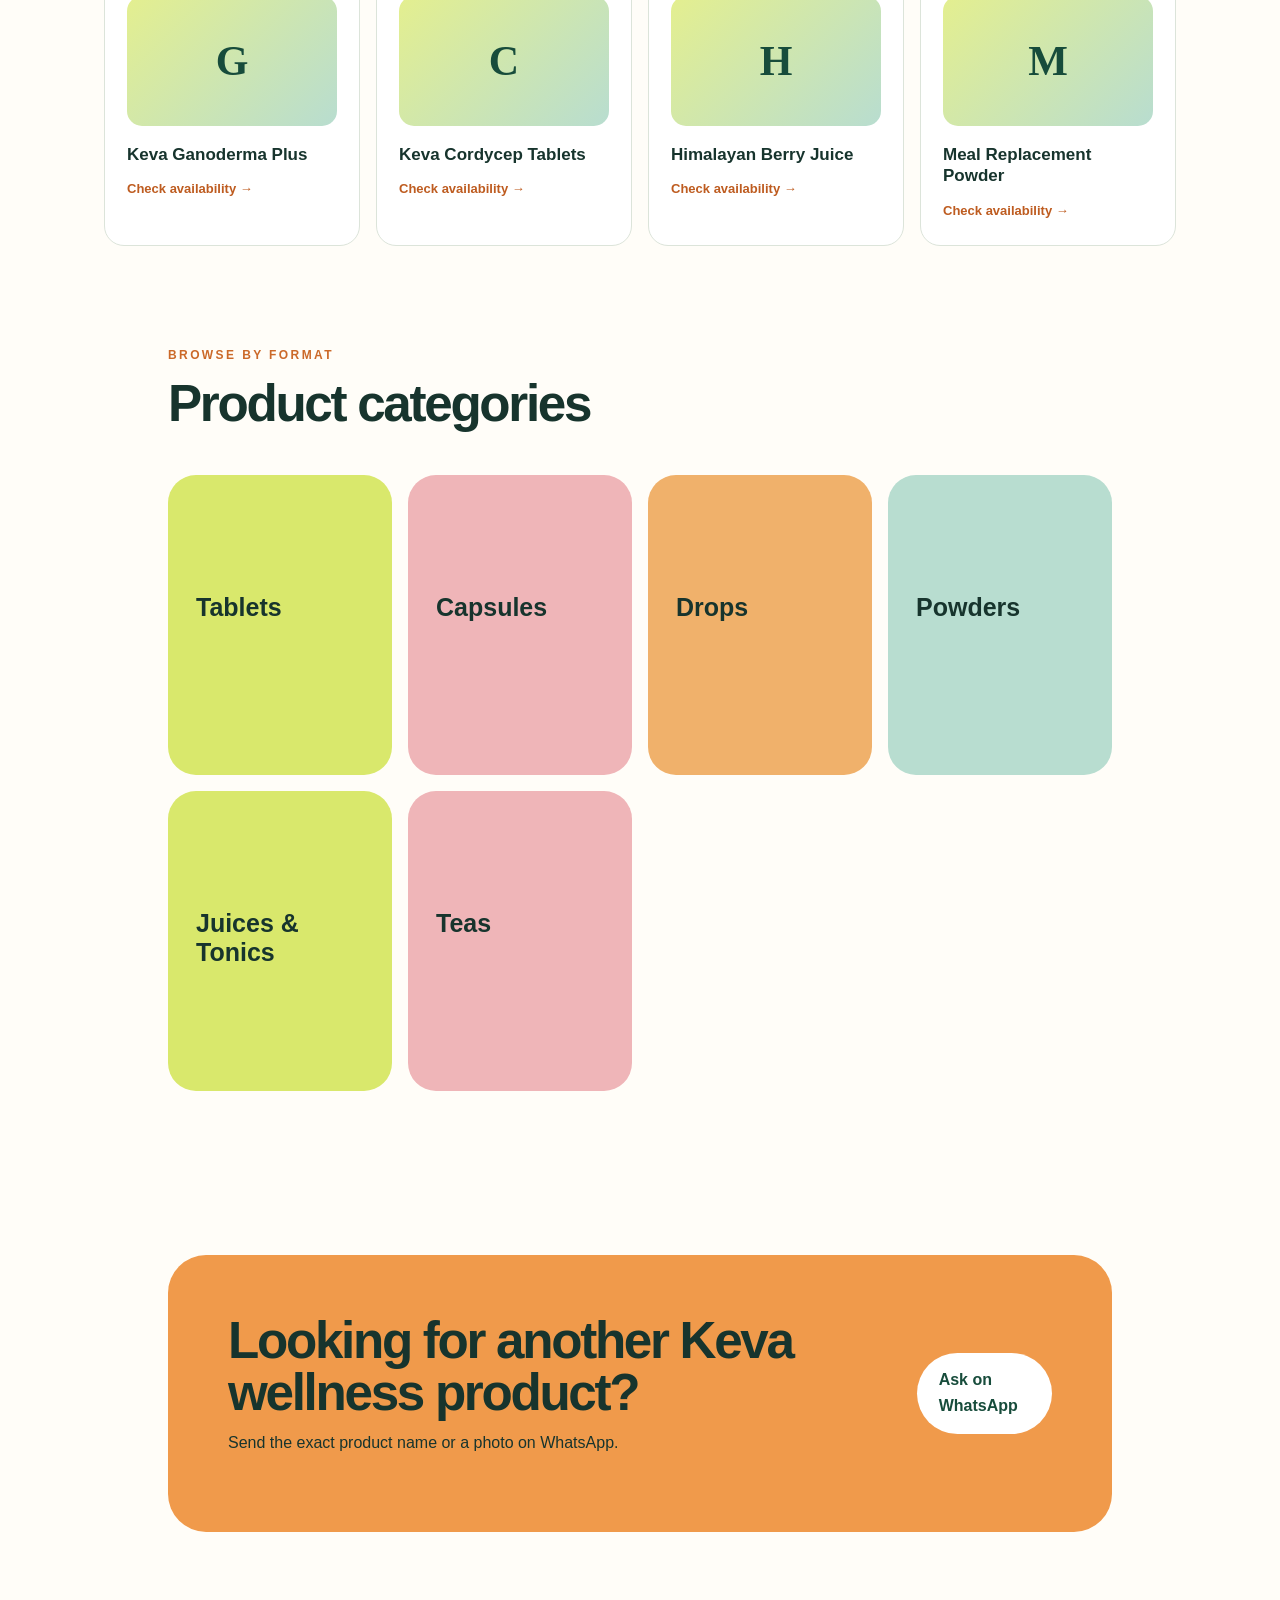
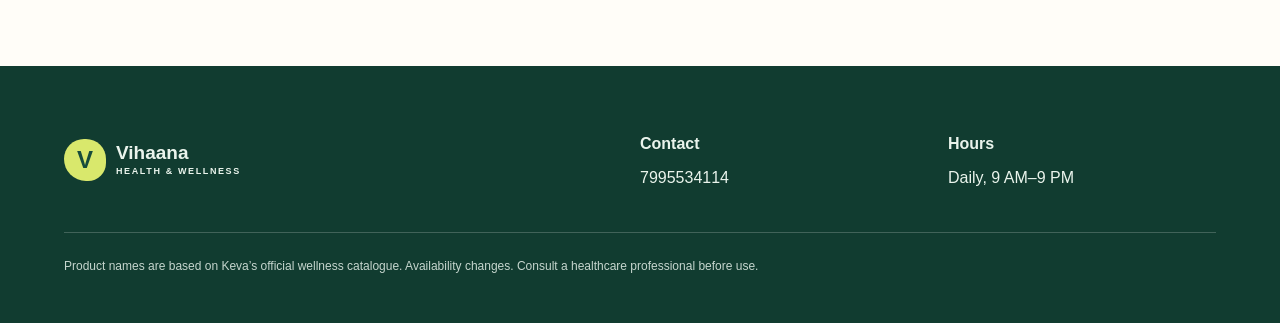
<file: products.html>
<!doctype html><html lang="en"><head><meta charset="utf-8"><meta name="viewport" content="width=device-width,initial-scale=1"><title>Keva Wellness Products in Hanamkonda | Vihaana</title><meta name="description" content="Browse Keva wellness products available through Vihaana Health & Wellness in Hanamkonda. WhatsApp for availability; prices are not displayed online."><link rel="stylesheet" href="styles.css"></head><body><header><a class="brand" href="index.html"><span>V</span><strong>Vihaana<small>Health & Wellness</small></strong></a><nav><a href="index.html">Home</a><a href="about.html">About</a><a class="active" href="products.html">Products</a><a href="blog.html">Wellness Blog</a><a href="faq.html">FAQ</a><a href="contact.html">Contact</a></nav><a class="btn small" href="tel:+917995534114">Call Now</a></header><section class="page-hero"><p class="eyebrow">OFFICIAL KEVA WELLNESS RANGE</p><h1>Explore our wellness catalogue.</h1><p class="lead">Prices are not displayed. Message us to check current local availability.</p></section><main class="content"><div class="notice"><strong>Catalogue note:</strong> Keva’s official wellness catalogue currently lists 170 products. Availability can change. The products below represent the verified official range; contact us for any product not shown.</div><div class="product-grid">
<article class="product"><div class="icon">V</div><h3>Keva 25 Super Formula Tablet</h3><a href="https://wa.me/917995534114?text=Enquiry%3A%20Keva%2025%20Super%20Formula%20Tablet">Check availability →</a></article><article class="product"><div class="icon">D</div><h3>Keva Daily Super Plus</h3><a href="https://wa.me/917995534114?text=Enquiry%3A%20Keva%20Daily%20Super%20Plus">Check availability →</a></article><article class="product"><div class="icon">C</div><h3>Calcium Magnesium D3 Tablets</h3><a href="https://wa.me/917995534114?text=Enquiry%3A%20Calcium%20Magnesium%20D3%20Tablets">Check availability →</a></article><article class="product"><div class="icon">I</div><h3>Keva Iron Tablet</h3><a href="https://wa.me/917995534114?text=Enquiry%3A%20Keva%20Iron%20Tablet">Check availability →</a></article>
<article class="product"><div class="icon">A</div><h3>Anti Diabetic Capsule</h3><a href="https://wa.me/917995534114?text=Enquiry%3A%20Anti%20Diabetic%20Capsule">Check availability →</a></article><article class="product"><div class="icon">G</div><h3>Green Tea with Tulsi</h3><a href="https://wa.me/917995534114?text=Enquiry%3A%20Green%20Tea%20with%20Tulsi">Check availability →</a></article><article class="product"><div class="icon">J</div><h3>Keva Giloy Juice</h3><a href="https://wa.me/917995534114?text=Enquiry%3A%20Keva%20Giloy%20Juice">Check availability →</a></article><article class="product"><div class="icon">A</div><h3>Keva Amla Tulsi Juice</h3><a href="https://wa.me/917995534114?text=Enquiry%3A%20Keva%20Amla%20Tulsi%20Juice">Check availability →</a></article>
<article class="product"><div class="icon">P</div><h3>Chocolate Protein Powder</h3><a href="https://wa.me/917995534114?text=Enquiry%3A%20Chocolate%20Protein%20Powder">Check availability →</a></article><article class="product"><div class="icon">F</div><h3>Concentrated Fruit & Veg Tablet</h3><a href="https://wa.me/917995534114?text=Enquiry%3A%20Concentrated%20Fruit%20and%20Veg%20Tablet">Check availability →</a></article><article class="product"><div class="icon">B</div><h3>Keva Bone Health</h3><a href="https://wa.me/917995534114?text=Enquiry%3A%20Keva%20Bone%20Health">Check availability →</a></article><article class="product"><div class="icon">E</div><h3>Keva Eye Health Tablet</h3><a href="https://wa.me/917995534114?text=Enquiry%3A%20Keva%20Eye%20Health%20Tablet">Check availability →</a></article>
<article class="product"><div class="icon">G</div><h3>Keva Ganoderma Plus</h3><a href="https://wa.me/917995534114?text=Enquiry%3A%20Keva%20Ganoderma%20Plus">Check availability →</a></article><article class="product"><div class="icon">C</div><h3>Keva Cordycep Tablets</h3><a href="https://wa.me/917995534114?text=Enquiry%3A%20Keva%20Cordycep%20Tablets">Check availability →</a></article><article class="product"><div class="icon">H</div><h3>Himalayan Berry Juice</h3><a href="https://wa.me/917995534114?text=Enquiry%3A%20Himalayan%20Berry%20Juice">Check availability →</a></article><article class="product"><div class="icon">M</div><h3>Meal Replacement Powder</h3><a href="https://wa.me/917995534114?text=Enquiry%3A%20Meal%20Replacement%20Powder">Check availability →</a></article>
</div><section class="section"><p class="eyebrow">BROWSE BY FORMAT</p><h2>Product categories</h2><div class="cards"><a class="card c1" href="tablets.html"><h3>Tablets</h3></a><a class="card c2" href="capsules.html"><h3>Capsules</h3></a><a class="card c3" href="drops.html"><h3>Drops</h3></a><a class="card c4" href="powders.html"><h3>Powders</h3></a><a class="card c1" href="juices-tonics.html"><h3>Juices & Tonics</h3></a><a class="card c2" href="teas.html"><h3>Teas</h3></a></div></section><div class="cta"><div><h2>Looking for another Keva wellness product?</h2><p>Send the exact product name or a photo on WhatsApp.</p></div><a class="btn light" href="https://wa.me/917995534114?text=Hello%2C%20I%20am%20looking%20for%20a%20Keva%20wellness%20product.">Ask on WhatsApp</a></div></main><footer><div><a class="brand invert" href="index.html"><span>V</span><strong>Vihaana<small>Health & Wellness</small></strong></a></div><div><b>Contact</b><a href="tel:+917995534114">7995534114</a></div><div><b>Hours</b><span>Daily, 9 AM–9 PM</span></div><p class="disclaimer">Product names are based on Keva’s official wellness catalogue. Availability changes. Consult a healthcare professional before use.</p></footer></body></html>
</file>
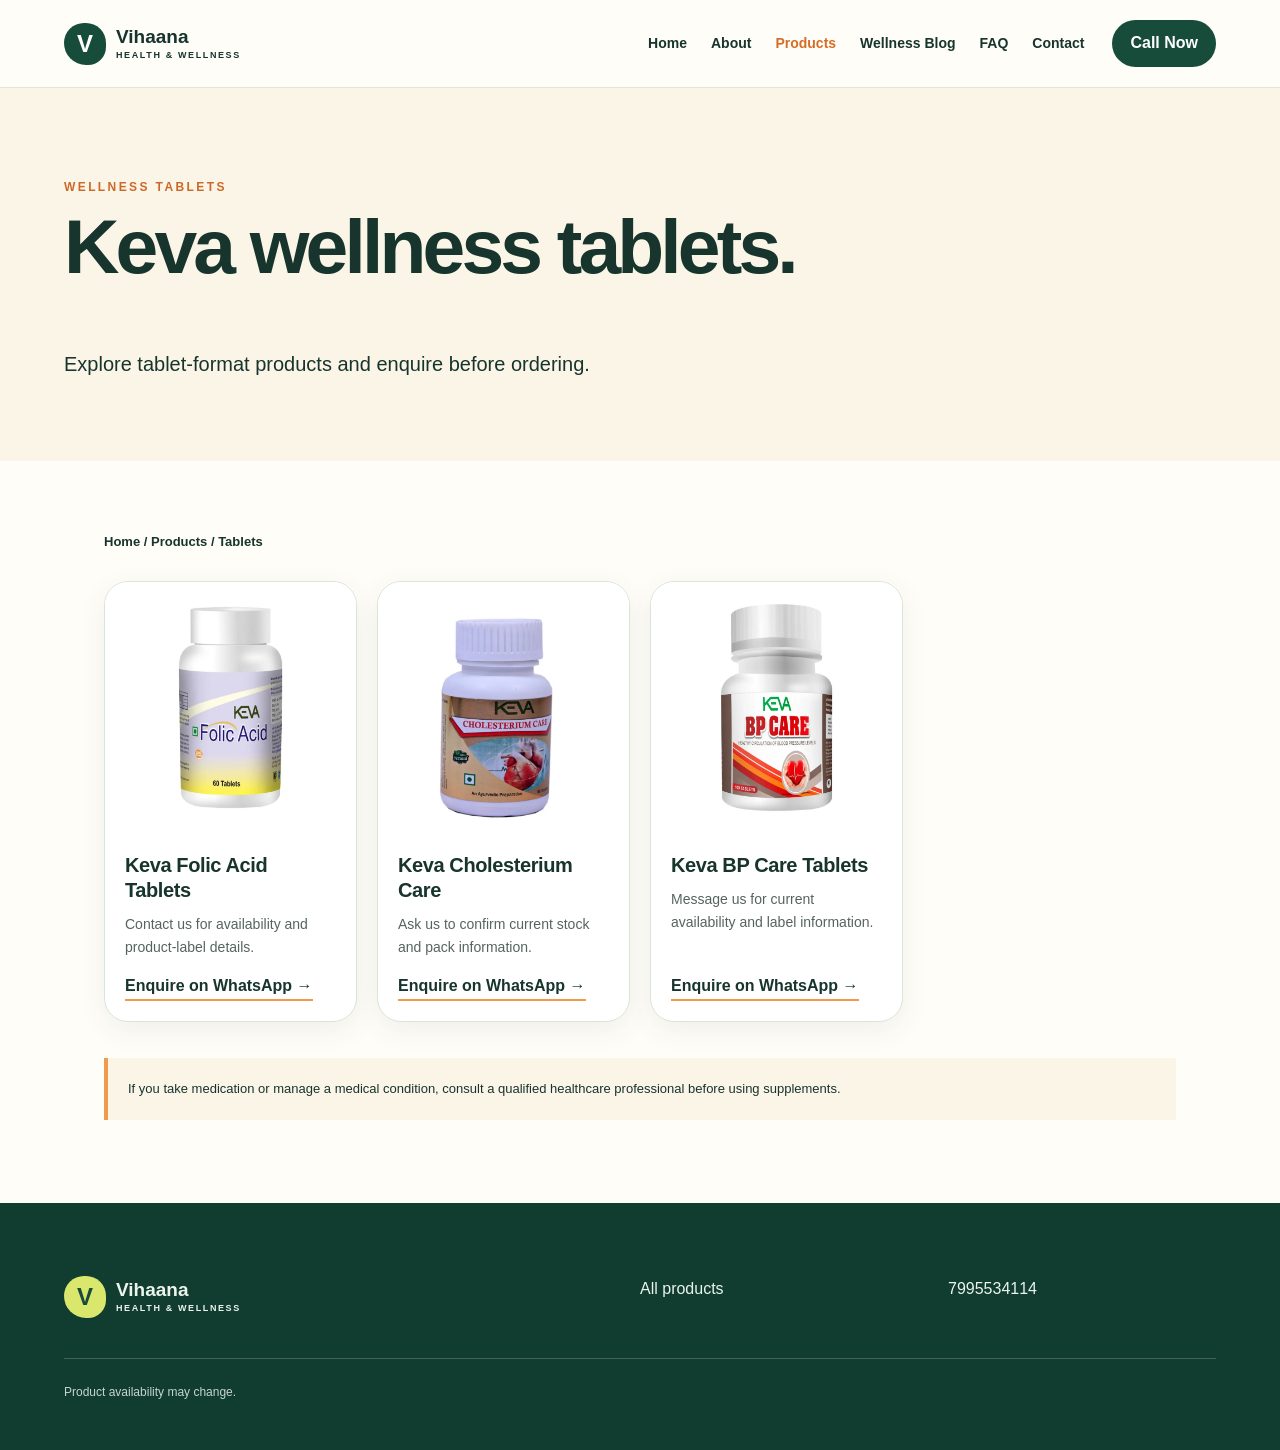
<file: tablets.html>
<!doctype html><html lang="en"><head><meta charset="utf-8"><meta name="viewport" content="width=device-width,initial-scale=1"><title>Keva Wellness Tablets in Hanamkonda | Vihaana</title><meta name="description" content="Explore Keva wellness tablets from Vihaana Health & Wellness in Hanamkonda. Call or WhatsApp for current availability."><link rel="stylesheet" href="styles.css"><link rel="stylesheet" href="product-images.css"></head><body><header><a class="brand" href="index.html"><span>V</span><strong>Vihaana<small>Health & Wellness</small></strong></a><nav><a href="index.html">Home</a><a href="about.html">About</a><a class="active" href="products.html">Products</a><a href="blog.html">Wellness Blog</a><a href="faq.html">FAQ</a><a href="contact.html">Contact</a></nav><a class="btn small" href="tel:+917995534114">Call Now</a></header><section class="page-hero"><p class="eyebrow">WELLNESS TABLETS</p><h1>Keva wellness tablets.</h1><p class="lead">Explore tablet-format products and enquire before ordering.</p></section><main class="content"><p class="breadcrumbs"><a href="index.html">Home</a> / <a href="products.html">Products</a> / Tablets</p><section class="category-products">
<article class="category-product"><img class="product-photo" src="images/keva-folic-acid-tablets.webp" alt="Keva Folic Acid 60 Tablets available at Vihaana Health and Wellness in Hanamkonda" width="800" height="800" loading="eager"><div class="category-product-content"><h2>Keva Folic Acid Tablets</h2><p>Contact us for availability and product-label details.</p><a class="text-link" href="https://wa.me/917995534114?text=Enquiry%3A%20Keva%20Folic%20Acid%20Tablets">Enquire on WhatsApp →</a></div></article>
<article class="category-product"><img class="product-photo" src="images/keva-cholesterium-care-tablets.webp" alt="Keva Cholesterium Care Tablets at Vihaana Health and Wellness Hanamkonda" width="800" height="800" loading="lazy"><div class="category-product-content"><h2>Keva Cholesterium Care</h2><p>Ask us to confirm current stock and pack information.</p><a class="text-link" href="https://wa.me/917995534114?text=Enquiry%3A%20Keva%20Cholesterium%20Care">Enquire on WhatsApp →</a></div></article>
<article class="category-product"><img class="product-photo" src="images/keva-bp-care-tablets.webp" alt="Keva BP Care 100 Tablets product available in Hanamkonda" width="800" height="800" loading="lazy"><div class="category-product-content"><h2>Keva BP Care Tablets</h2><p>Message us for current availability and label information.</p><a class="text-link" href="https://wa.me/917995534114?text=Enquiry%3A%20Keva%20BP%20Care%20Tablets">Enquire on WhatsApp →</a></div></article>
</section><p class="category-disclaimer">If you take medication or manage a medical condition, consult a qualified healthcare professional before using supplements.</p></main><footer><div><a class="brand invert" href="index.html"><span>V</span><strong>Vihaana<small>Health & Wellness</small></strong></a></div><div><a href="products.html">All products</a></div><div><a href="tel:+917995534114">7995534114</a></div><p class="disclaimer">Product availability may change.</p></footer></body></html>
</file>
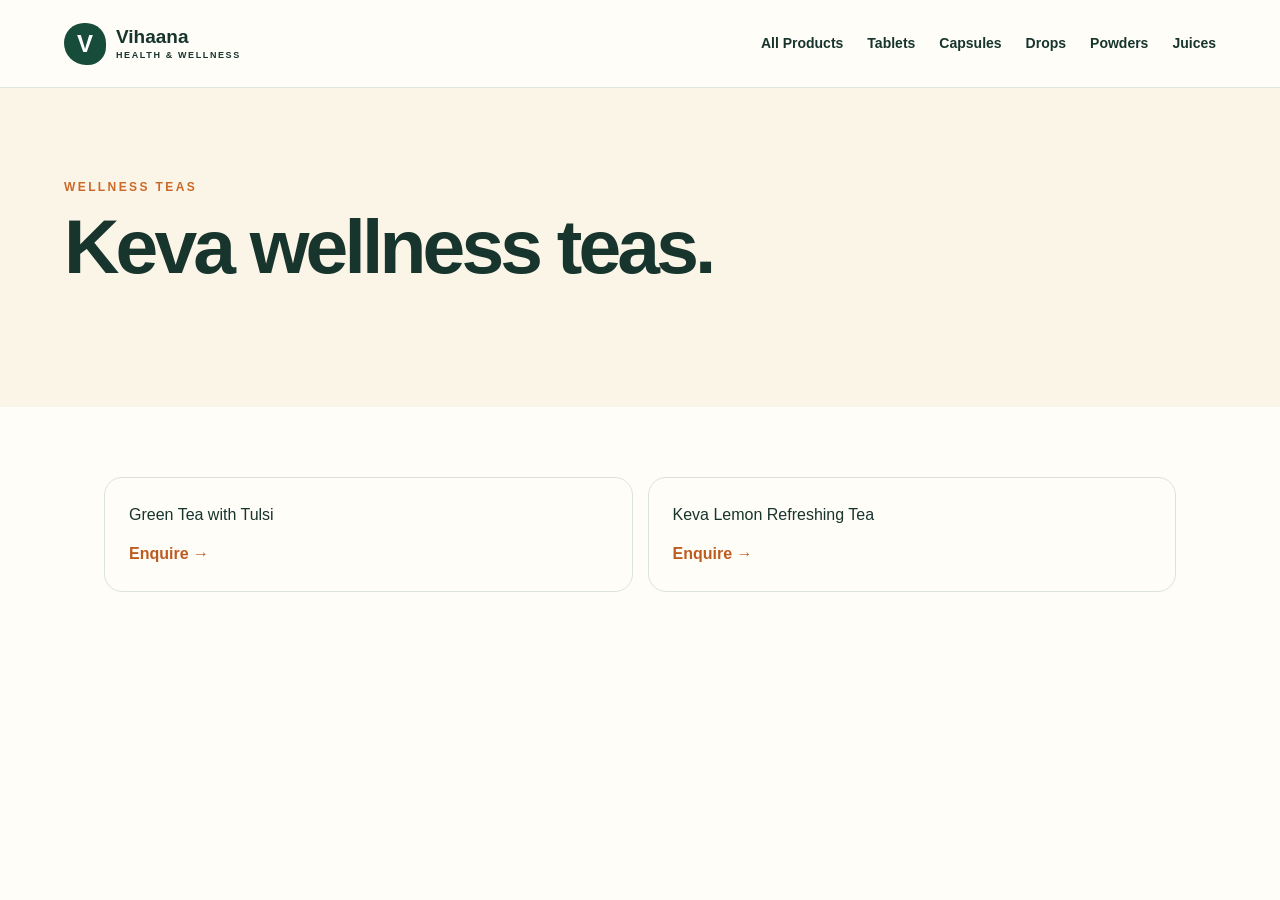
<file: teas.html>
<!doctype html><html><head><meta charset="utf-8"><meta name="viewport" content="width=device-width,initial-scale=1"><title>Keva Wellness Teas in Hanamkonda | Vihaana</title><meta name="description" content="Explore Keva wellness teas from Vihaana Health & Wellness in Hanamkonda."><link rel="stylesheet" href="styles.css"><style>.list{display:grid;grid-template-columns:repeat(auto-fit,minmax(220px,1fr));gap:15px}.list div{padding:24px;border:1px solid #dce4da;border-radius:18px}.list a{display:block;margin-top:12px;color:#be5c20;font-weight:900}</style></head><body><header><a class="brand" href="index.html"><span>V</span><strong>Vihaana<small>Health & Wellness</small></strong></a><nav><a href="products.html">All Products</a><a href="tablets.html">Tablets</a><a href="capsules.html">Capsules</a><a href="drops.html">Drops</a><a href="powders.html">Powders</a><a href="juices-tonics.html">Juices</a></nav></header><section class="page-hero"><p class="eyebrow">WELLNESS TEAS</p><h1>Keva wellness teas.</h1></section><main class="content"><div class="list"><div>Green Tea with Tulsi<a href="https://wa.me/917995534114?text=Enquiry%3A%20Green%20Tea%20with%20Tulsi">Enquire →</a></div><div>Keva Lemon Refreshing Tea<a href="https://wa.me/917995534114?text=Enquiry%3A%20Keva%20Lemon%20Refreshing%20Tea">Enquire →</a></div></div></main></body></html>
</file>
<file: styles.css>
:root{
  --green:#174c3b;
  --lime:#d9e86c;
  --cream:#fbf5e8;
  --orange:#f09a4b;
  --pink:#efb5b8;
  --ink:#17342d;
  --white:#fff;
}

*{
  box-sizing:border-box;
}

body{
  margin:0;
  color:var(--ink);
  background:#fffdf8;
  font:16px/1.65 Inter,Arial,sans-serif;
}

h1,h2,h3,p{
  margin-top:0;
}

h1{
  font-size:clamp(3rem,6vw,5.5rem);
  line-height:.96;
  letter-spacing:-.05em;
  max-width:800px;
}

h2{
  font-size:clamp(2.2rem,4vw,4.3rem);
  line-height:1.02;
  letter-spacing:-.045em;
}

a{
  color:inherit;
  text-decoration:none;
}


/* =========================
   HEADER
========================= */

header{
  height:88px;
  display:flex;
  align-items:center;
  gap:28px;
  padding:0 5vw;
  border-bottom:1px solid #dfe6da;
  background:#fffdf8;
  position:sticky;
  top:0;
  z-index:10;
}

.brand{
  display:flex;
  align-items:center;
  gap:10px;
  margin-right:auto;
}

.brand>span{
  display:grid;
  place-items:center;
  width:42px;
  height:42px;
  background:var(--green);
  color:#fff;
  border-radius:50% 50% 45% 55%;
  font-size:24px;
  font-weight:900;
}

.brand strong{
  line-height:1;
  font-size:19px;
}

.brand small{
  display:block;
  font-size:9px;
  letter-spacing:.18em;
  text-transform:uppercase;
  margin-top:5px;
}

nav{
  display:flex;
  gap:24px;
  font-size:14px;
  font-weight:700;
}

nav a{
  padding:10px 0;
}

nav a:hover,
nav .active{
  color:#d66d26;
}


/* =========================
   BUTTONS
========================= */

.btn{
  display:inline-flex;
  align-items:center;
  justify-content:center;
  background:var(--green);
  color:#fff;
  padding:14px 22px;
  border-radius:999px;
  font-weight:800;
}

.btn:hover{
  background:#246c54;
}

.btn.small{
  padding:10px 18px;
}


/* =========================
   HERO
========================= */

.hero{
  min-height:650px;
  padding:70px 5vw;
  display:grid;
  grid-template-columns:1.15fr .85fr;
  gap:5vw;
  align-items:center;

  background:
    radial-gradient(
      circle at 85% 15%,
      #e5ef89 0 10%,
      transparent 10.2%
    ),
    var(--cream);

  overflow:hidden;
}

/*
IMPORTANT:
This overrides the global H1 specifically
for the homepage hero.
*/
.hero h1{
  font-size:clamp(2.8rem,4.6vw,4.7rem);
  line-height:1;
  letter-spacing:-.045em;
  max-width:720px;
  margin-bottom:24px;
}

.eyebrow{
  font-size:12px;
  letter-spacing:.2em;
  font-weight:900;
  color:#cb6929;
}

.lead{
  font-size:clamp(1.05rem,1.7vw,1.25rem);
  max-width:650px;
  line-height:1.7;
}

.actions{
  display:flex;
  gap:26px;
  align-items:center;
  margin:30px 0;
}

.text-link{
  font-weight:900;
  border-bottom:2px solid var(--orange);
}

.trust{
  display:flex;
  flex-wrap:wrap;
  gap:12px 25px;
  font-size:13px;
  font-weight:700;
}


/* =========================
   HERO ART
========================= */

.hero-art{
  height:450px;
  position:relative;
  background:#f0b16b;

  border-radius:
    48% 52% 56% 44% /
    55% 45% 55% 45%;

  display:grid;
  place-items:end center;
  padding:35px;
  color:#522d18;
  font-weight:900;
}

.bottle{
  position:absolute;
  display:grid;
  place-items:center;
  background:#fff7de;
  color:var(--green);
  font:900 54px Georgia;

  border-radius:
    35px 35px 18px 18px;

  box-shadow:
    0 25px 60px #92541a55;
}

.b1{
  width:145px;
  height:235px;
  left:19%;
  bottom:90px;
  transform:rotate(-9deg);
}

.b2{
  width:115px;
  height:185px;
  right:18%;
  bottom:82px;
  transform:rotate(9deg);
  background:var(--lime);
}

.leaf{
  position:absolute;
  width:80px;
  height:150px;
  background:var(--green);
  border-radius:100% 0 100% 0;
}

.l1{
  left:5%;
  top:20%;
  transform:rotate(-30deg);
}

.l2{
  right:3%;
  top:17%;
  transform:scale(.7) rotate(40deg);
}


/* =========================
   LOCATION STRIP
========================= */

.strip{
  display:flex;
  justify-content:center;
  gap:8vw;
  padding:20px;
  background:var(--green);
  color:#fff;
}

.strip p{
  margin:0;
}


/* =========================
   GENERAL SECTION
========================= */

.section{
  padding:100px 5vw;
}

.section>h2{
  max-width:850px;
}


/* =========================
   CATEGORY CARDS
========================= */

.cards{
  display:grid;
  grid-template-columns:repeat(4,1fr);
  gap:16px;
  margin-top:45px;
}

.card{
  min-height:300px;
  padding:28px;
  border-radius:28px;
  transition:.2s;
}

.card:hover{
  transform:translateY(-7px);
}

.card b{
  font-size:13px;
}

.card h3{
  font-size:25px;
  line-height:1.15;
  margin-top:90px;
}

.c1{
  background:#d9e86c;
}

.c2{
  background:#efb5b8;
}

.c3{
  background:#f0b16b;
}

.c4{
  background:#b8ddd0;
}


/* =========================
   ABOUT SECTION
========================= */

.split{
  display:grid;
  grid-template-columns:1fr 1fr;
  gap:8vw;
  align-items:center;
  background:#f4f0e5;
}

.organic{
  min-height:480px;
  background:var(--green);

  border-radius:
    55% 45% 40% 60% /
    45% 55% 45% 55%;

  display:grid;
  place-items:center;
}

.ring{
  width:220px;
  height:220px;
  border-radius:50%;
  background:var(--lime);

  display:grid;
  place-content:center;
  text-align:center;

  font:900 55px/1 Arial;
}

.ring small{
  display:block;
  font-size:12px;
  letter-spacing:.1em;
  margin-top:8px;
}


/* =========================
   CTA
========================= */

.cta{
  margin:5vw;
  border-radius:38px;
  padding:60px;
  background:var(--orange);

  display:flex;
  align-items:center;
  justify-content:space-between;
  gap:30px;
}

.cta h2{
  margin-bottom:10px;
}

.btn.light{
  background:#fff;
  color:var(--green);
}


/* =========================
   FOOTER
========================= */

footer{
  background:#113c30;
  color:#eaf4ec;
  padding:65px 5vw 35px;

  display:grid;
  grid-template-columns:2fr 1fr 1fr;
  gap:40px;
}

.invert>span{
  background:var(--lime);
  color:var(--green);
}

footer>div>a,
footer>div>span{
  display:block;
  margin-top:8px;
}

.disclaimer{
  grid-column:1/-1;
  border-top:1px solid #ffffff33;
  padding-top:24px;
  font-size:12px;
  color:#c6d6ce;
}


/* =========================
   INNER PAGE HERO
========================= */

.page-hero{
  padding:90px 5vw 60px;
  background:var(--cream);
}

.page-hero h1{
  font-size:clamp(3rem,6vw,5.2rem);
}


/* =========================
   CONTENT
========================= */

.content{
  padding:70px 5vw;
  max-width:1200px;
  margin:auto;
}


/* =========================
   PRODUCTS
========================= */

.product-grid{
  display:grid;
  grid-template-columns:repeat(4,1fr);
  gap:16px;
}

.product{
  padding:22px;
  border:1px solid #dce4da;
  border-radius:20px;
  background:#fff;
}

.product .icon{
  height:130px;
  border-radius:15px;

  background:
    linear-gradient(
      135deg,
      #e4ef8f,
      #b8ddd0
    );

  display:grid;
  place-items:center;

  font:900 42px Georgia;
  color:var(--green);
}

.product h3{
  font-size:17px;
  line-height:1.25;
  margin:18px 0 10px;
}

.product a{
  font-size:13px;
  font-weight:900;
  color:#be5c20;
}


/* =========================
   NOTICE
========================= */

.notice{
  padding:20px;
  border-left:5px solid var(--orange);
  background:#fff3e4;
  margin-bottom:30px;
}


/* =========================
   TEXT CONTENT
========================= */

.prose{
  max-width:800px;
}

.prose h2{
  font-size:2.2rem;
  margin-top:45px;
}


/* =========================
   FAQ
========================= */

.faq details{
  border-bottom:1px solid #ccd7ce;
  padding:18px 0;
}

.faq summary{
  font-weight:900;
  cursor:pointer;
}


/* =========================
   CONTACT
========================= */

.contact-grid{
  display:grid;
  grid-template-columns:1fr 1fr;
  gap:30px;
}

.contact-card{
  padding:30px;
  background:var(--cream);
  border-radius:25px;
}


/* =========================
   TABLET
========================= */

@media(max-width:900px){

  header{
    height:auto;
    padding:15px 5%;
    flex-wrap:wrap;
  }

  nav{
    order:3;
    width:100%;
    overflow:auto;
    gap:18px;
  }

  .hero{
    grid-template-columns:1fr;
    min-height:auto;
    padding:60px 5%;
    gap:45px;
  }

  .hero h1{
    font-size:clamp(2.7rem,7vw,4.2rem);
    max-width:750px;
  }

  .hero-art{
    height:390px;
    max-width:650px;
    width:100%;
    margin:auto;
  }

  .cards,
  .product-grid{
    grid-template-columns:repeat(2,1fr);
  }

  .split,
  .contact-grid{
    grid-template-columns:1fr;
  }

  .cta{
    align-items:flex-start;
    flex-direction:column;
  }

  footer{
    grid-template-columns:1fr 1fr;
  }
}


/* =========================
   MOBILE
========================= */

@media(max-width:560px){

  h1{
    font-size:3rem;
  }

  .hero{
    padding:50px 5% 65px;
  }

  .hero h1{
    font-size:clamp(2.5rem,11vw,3.25rem);
    line-height:1.02;
    letter-spacing:-.04em;
  }

  .lead{
    font-size:1rem;
  }

  .actions{
    gap:18px;
    flex-wrap:wrap;
  }

  .trust{
    gap:10px 18px;
  }

  .hero-art{
    height:330px;
  }

  .b1{
    width:120px;
    height:200px;
  }

  .b2{
    width:95px;
    height:160px;
  }

  .cards,
  .product-grid{
    grid-template-columns:1fr;
  }

  .card{
    min-height:230px;
  }

  .card h3{
    margin-top:45px;
  }

  .strip{
    gap:18px;
    font-size:12px;
  }

  .section{
    padding:70px 5vw;
  }

  .organic{
    min-height:330px;
  }

  .cta{
    margin:0;
    border-radius:0;
  }

  footer{
    grid-template-columns:1fr;
  }

  nav a{
    white-space:nowrap;
  }

  .btn.small{
    display:none;
  }
}
</file>
<file: product-images.css>
.category-products{display:grid;grid-template-columns:repeat(4,minmax(0,1fr));gap:20px}.category-product{display:flex;flex-direction:column;overflow:hidden;background:#fff;border:1px solid #dce4da;border-radius:24px;box-shadow:0 8px 28px rgba(23,76,59,.07)}.product-photo{aspect-ratio:1/1;width:100%;height:auto;object-fit:contain;background:#fff;padding:14px}.category-product-content{display:flex;flex:1;flex-direction:column;padding:20px}.category-product h2{font-size:20px;line-height:1.25;letter-spacing:-.02em;margin-bottom:10px}.category-product p{font-size:14px;color:#56645f}.category-product .text-link{align-self:flex-start;margin-top:auto}.breadcrumbs{font-size:13px;font-weight:700;margin-bottom:28px}.category-disclaimer{margin-top:36px;padding:20px;background:var(--cream);border-left:4px solid var(--orange);font-size:13px}@media(max-width:950px){.category-products{grid-template-columns:repeat(2,minmax(0,1fr))}}@media(max-width:560px){.category-products{grid-template-columns:1fr}.product-photo{max-height:360px}}
</file>
